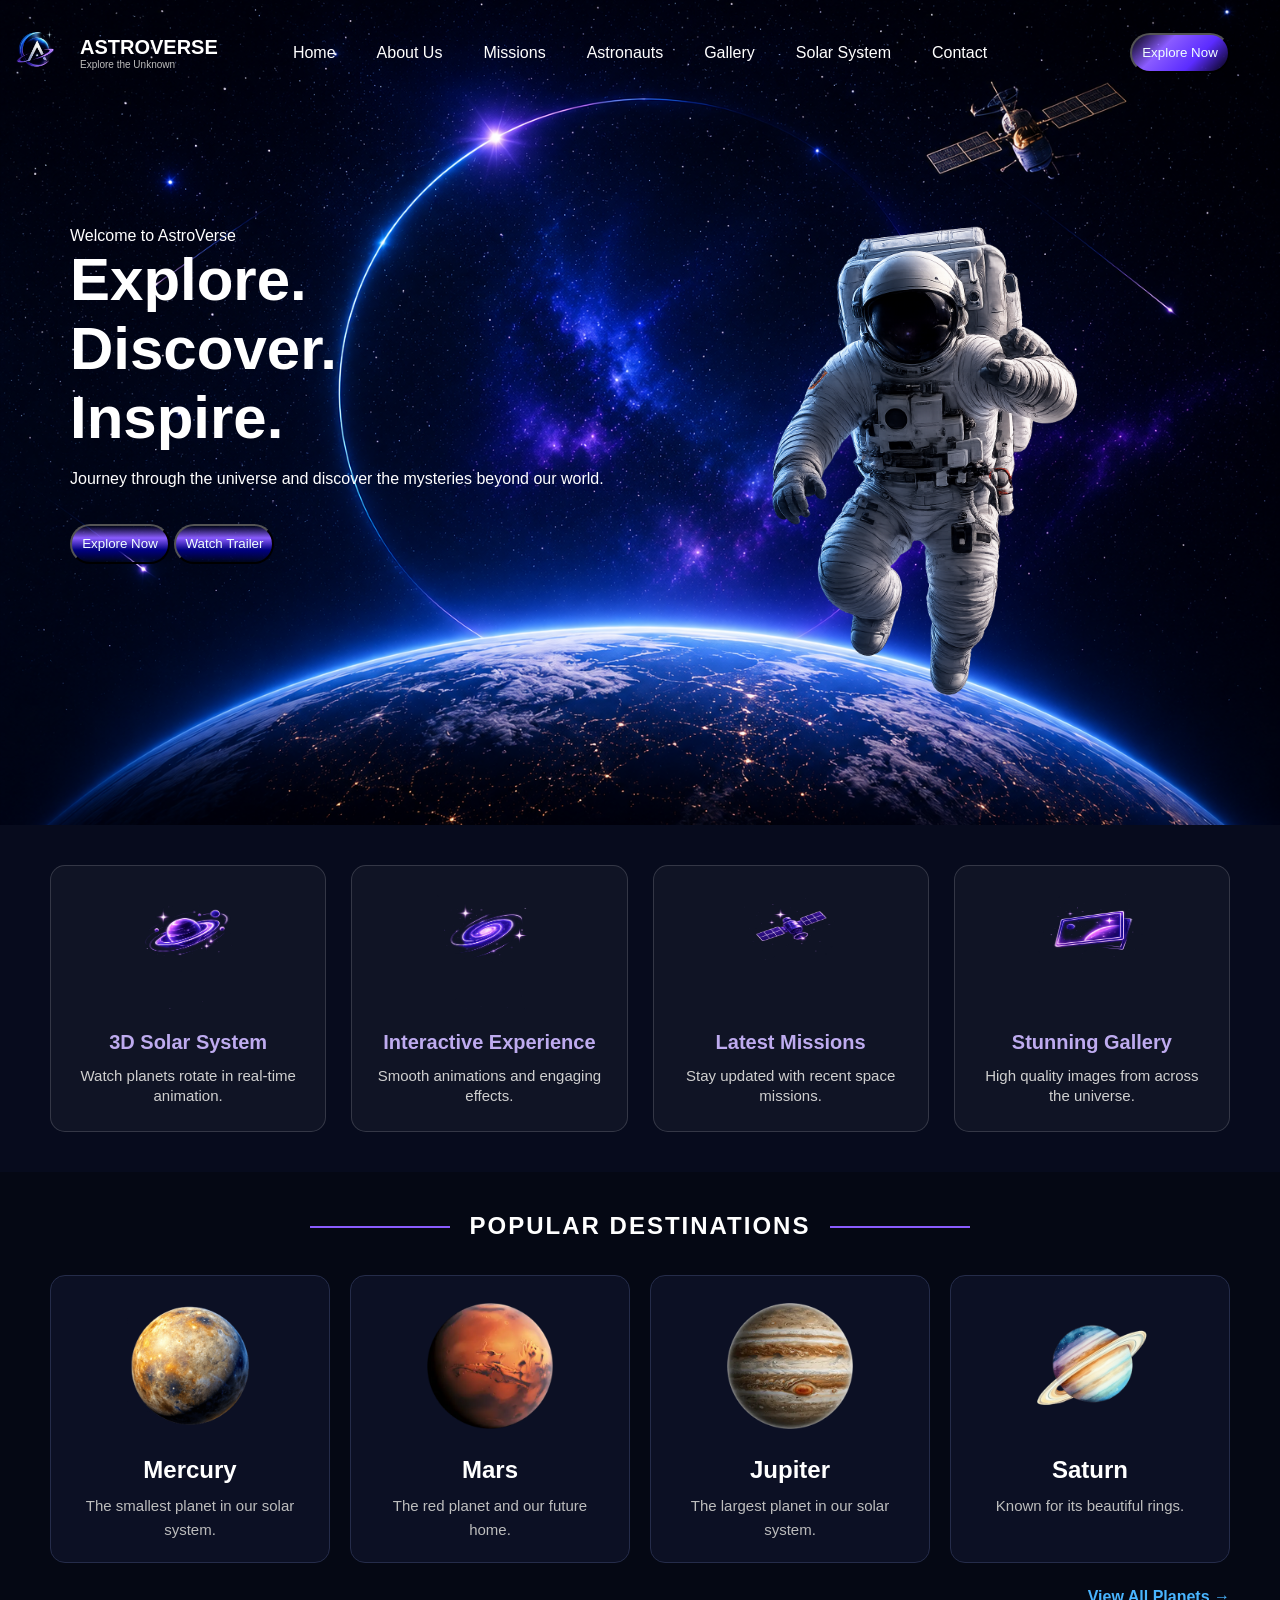
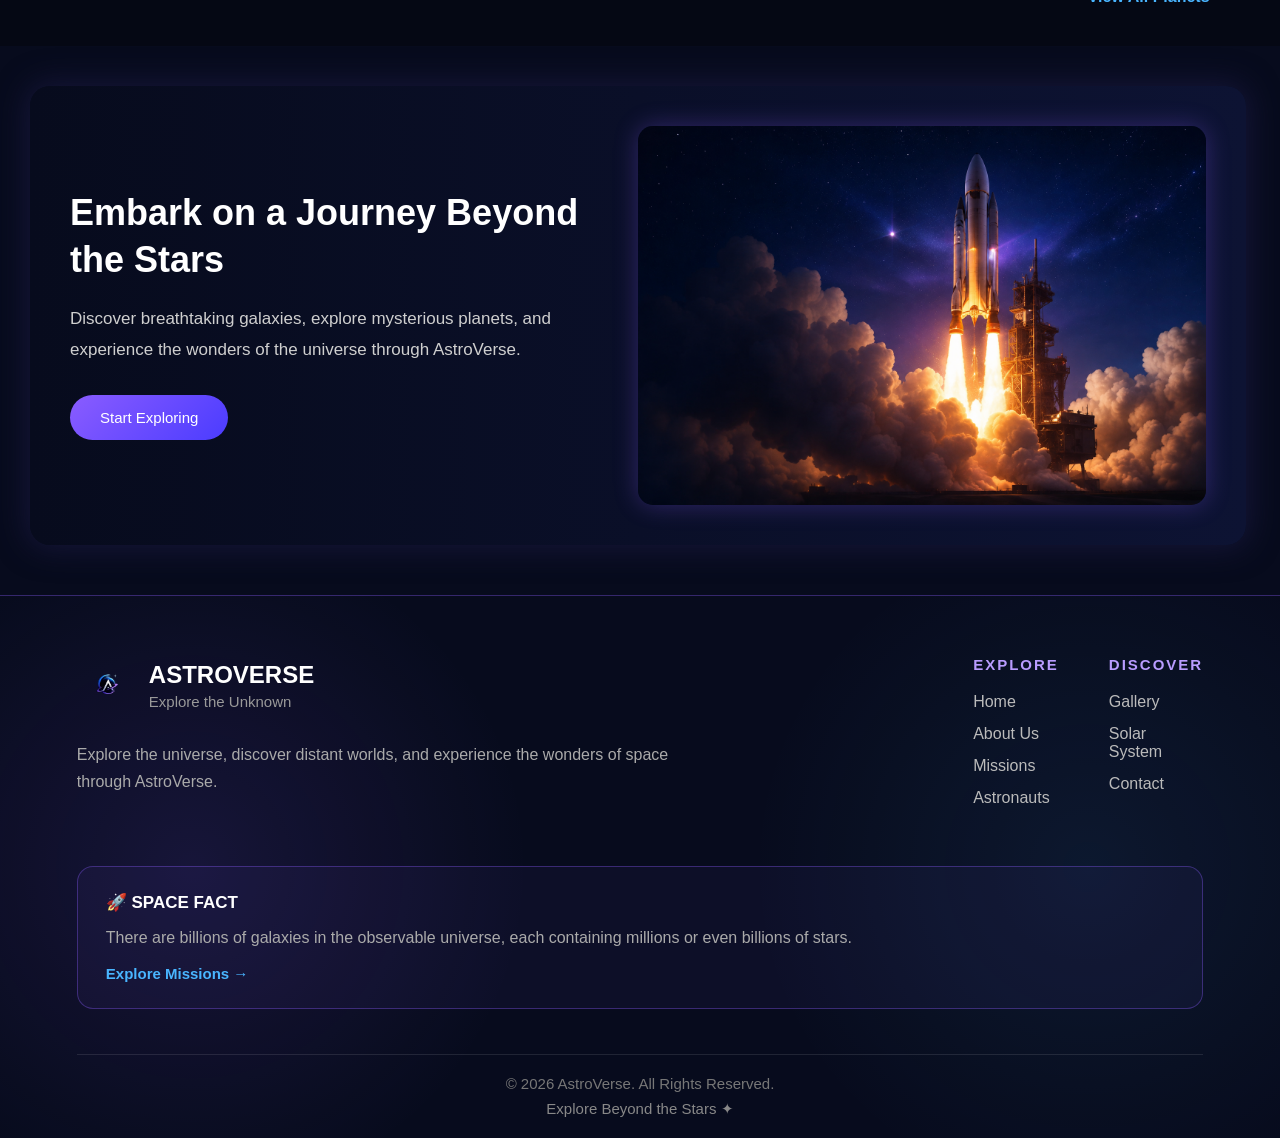
<file: index.html>
<!DOCTYPE html>
<html lang="en">
<head>
    <meta charset="UTF-8">
    <meta name="viewport" content="width=device-width, initial-scale=1.0">
    <title> AstroVerse </title>
    <link rel="stylesheet" href="index.css">
</head>
<body>
    <section class="hero">
        <header>
        <div class="logo">
            <img src="logo.png" alt="Astro Verse Logo"> 
            <div class="logo-text">
                <h2>ASTROVERSE</h2>
                <p>Explore the Unknown</p>
            </div>
        </div>
        <nav>
            <a href="index.html">Home</a>
            <a href="about.html">About Us</a>
            <a href="missions.html">Missions</a>
            <a href="astronauts.html">Astronauts</a>
            <a href="gallery.html">Gallery</a>
            <a href="solar.html">Solar System</a>
            <a href="contact.html">Contact</a>
        </nav>
           <div class="nav-btn">
            <button>Explore Now</button>
        </div>
    </header>
    <div class="hero-content">
        <div class="hero-text">
       <p>Welcome to AstroVerse</p>
       <h1>Explore.<br>Discover.<br>Inspire.</h1><br>
       <p class="hero-description">Journey through the universe and discover the mysteries beyond our world.</p>
       <br><br>
       <div class="hero-buttons">
       <button class="explore-btn">Explore Now</button>
       <button class="trailer-btn">Watch Trailer</button>
       </div>
       </div>
      
       <div class="hero-image">
        <img src="astronaut.png" alt="">
       </div>
        </div>
    </section>

    <section class="features">
    <div class="feature-card">
        <img src="icon1.png" alt="">
        <h3>3D Solar System</h3>
        <p>Watch planets rotate in real-time animation.</p>
    </div>

    <div class="feature-card">
        <img src="icon2.png" alt="">
        <h3>Interactive Experience</h3>
        <p>Smooth animations and engaging effects.</p>
    </div>

    <div class="feature-card">
        <img src="icon3.png" alt="">
        <h3>Latest Missions</h3>
        <p>Stay updated with recent space missions.</p>
    </div>

    <div class="feature-card">
        <img src="icon4_gallery.png" alt="">
        <h3>Stunning Gallery</h3>
        <p>High quality images from across the universe.</p>
    </div>
</section>

<section class="planets">

    <h2 class="section-title">POPULAR DESTINATIONS</h2>

    <div class="planet-container">

        <div class="planet-card">
            <img src="mercury.png" alt="">
            <h3>Mercury</h3>
            <p>The smallest planet in our solar system.</p>
        </div>

        <div class="planet-card">
            <img src="mars.png" alt="">
            <h3>Mars</h3>
            <p>The red planet and our future home.</p>
        </div>

        <div class="planet-card">
            <img src="jupiter.png" alt="">
            <h3>Jupiter</h3>
            <p>The largest planet in our solar system.</p>
        </div>

        <div class="planet-card">
            <img src="saturn.png" alt="">
            <h3>Saturn</h3>
            <p>Known for its beautiful rings.</p>
        </div>

    </div>

    <a href="#" class="view-btn">View All Planets →</a>

</section>


<section class="cta">

    <div class="cta-content">
        <h2>Embark on a Journey Beyond the Stars</h2>

        <p>
            Discover breathtaking galaxies, explore mysterious planets,
            and experience the wonders of the universe through AstroVerse.
        </p>

        <button>Start Exploring</button>
    </div>

    <div class="cta-image">
        <img src="rocket.png" alt="Rocket">
    </div>

</section>


<footer class="space-footer">

    <div class="footer-content">

        <!-- BRAND -->
        <div class="footer-brand">

            <div class="brand-top">
                <img src="logo.png" alt="AstroVerse Logo">

                <div>
                    <h2>ASTROVERSE</h2>
                    <p>Explore the Unknown</p>
                </div>
            </div>

            <p class="footer-description">
                Explore the universe, discover distant worlds, and
                experience the wonders of space through AstroVerse.
            </p>

        </div>


        <!-- EXPLORE -->
        <div class="footer-links">

            <h3>EXPLORE</h3>

            <a href="index.html">Home</a>
            <a href="about.html">About Us</a>
            <a href="missions.html">Missions</a>
            <a href="astronauts.html">Astronauts</a>

        </div>


        <!-- DISCOVER -->
        <div class="footer-links">

            <h3>DISCOVER</h3>

            <a href="gallery.html">Gallery</a>
            <a href="solar.html">Solar System</a>
            <a href="contact.html">Contact</a>

        </div>

    </div>


    <!-- SPACE FACT -->

    <div class="space-fact">

        <h3>🚀 SPACE FACT</h3>

        <p>
            There are billions of galaxies in the observable universe,
            each containing millions or even billions of stars.
        </p>

        <a href="missions.html">
            Explore Missions →
        </a>

    </div>


    <!-- FOOTER BOTTOM -->

    <div class="footer-bottom">

        <p>
            © 2026 AstroVerse. All Rights Reserved.
        </p>

        <span>
            Explore Beyond the Stars ✦
        </span>

    </div>

</footer>
</body>
</html>
</file>
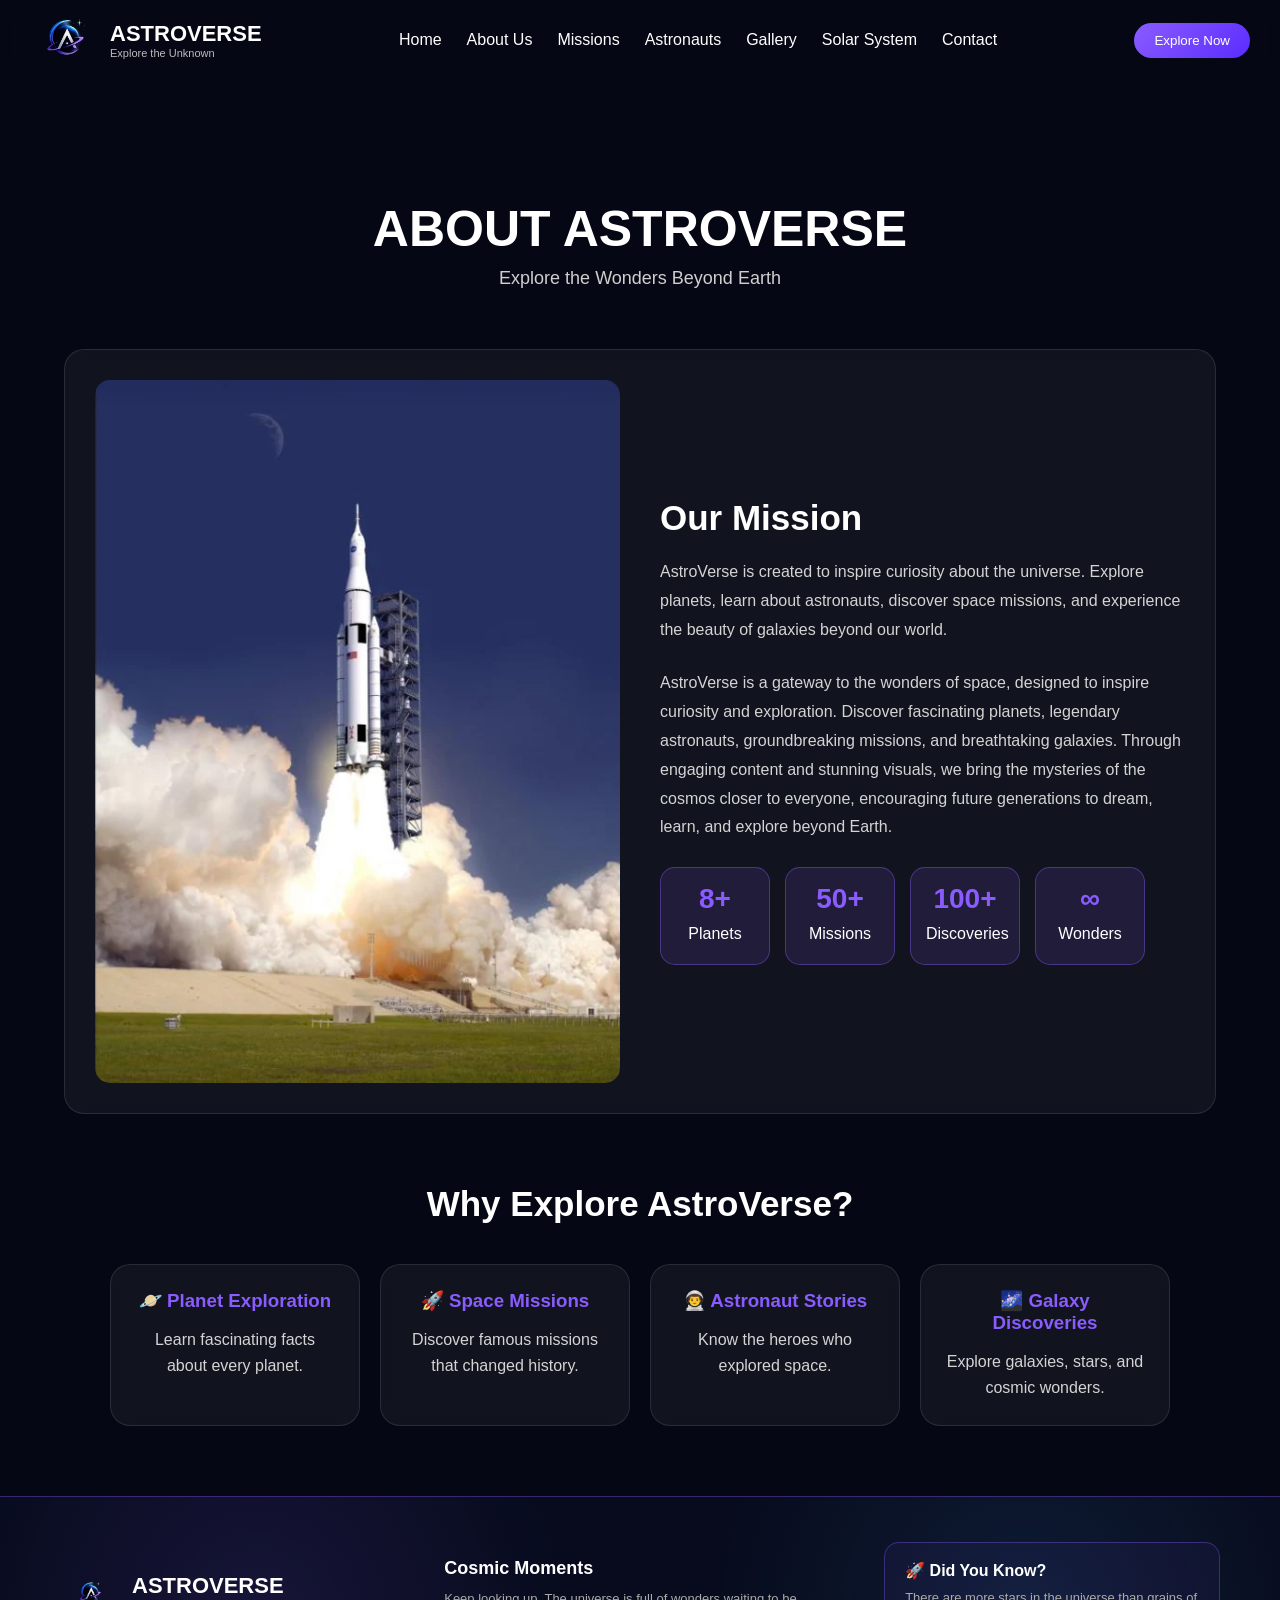
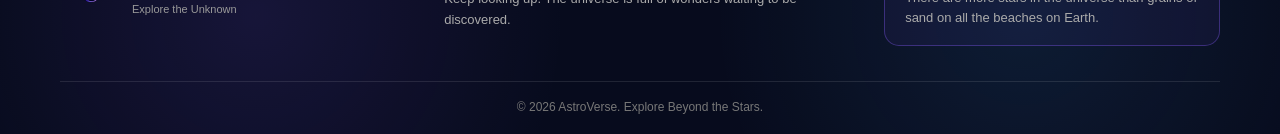
<file: about.html>
<!DOCTYPE html>
<html lang="en">
<head>
    <meta charset="UTF-8">
    <meta name="viewport" content="width=device-width, initial-scale=1.0">
    <title>About</title>
    <link rel="stylesheet" href="about.css">
</head>
<body>
    <header>
      <div class="logo">
        <img src="logo.png" alt="Logo">

        <div class="logo-text">
            <h2>ASTROVERSE</h2>
            <p>Explore the Unknown</p>
        </div>
    </div>

    <nav>
        <a href="index.html">Home</a>
        <a href="about.html">About Us</a>
        <a href="missions.html">Missions</a>
        <a href="astronauts.html">Astronauts</a>
        <a href="gallery.html">Gallery</a>
        <a href="solar.html" class="active">Solar System</a>
        <a href="contact.html">Contact</a>
    </nav>

    <div class="nav-btn">
        <button>Explore Now</button>
    </div>

</header>


<section class="about-banner">
    <h1>ABOUT ASTROVERSE</h1>
    <p>Explore the Wonders Beyond Earth</p>
</section>

<section class="about-content">

    <div class="about-image">
        <img src="about-rocket.png" alt="Space Image">
    </div>

    <div class="about-text">
        <h2>Our Mission</h2>

        <p>
            AstroVerse is created to inspire curiosity about the universe.
            Explore planets, learn about astronauts, discover space missions,
            and experience the beauty of galaxies beyond our world.
       </p>
       <p>
             AstroVerse is a gateway to the wonders of space, designed to inspire curiosity and
            exploration. Discover fascinating planets, legendary astronauts, groundbreaking missions,
            and breathtaking galaxies. Through engaging content and stunning visuals, we bring the
           mysteries of the cosmos closer to everyone, encouraging future generations to dream,
            learn, and explore beyond Earth.
</p>
        <div class="stats">

            <div class="stat-box">
                <h3>8+</h3>
                <p>Planets</p>
            </div>

            <div class="stat-box">
                <h3>50+</h3>
                <p>Missions</p>
            </div>

            <div class="stat-box">
                <h3>100+</h3>
                <p>Discoveries</p>
            </div>

            <div class="stat-box">
                <h3>∞</h3>
                <p>Wonders</p>
            </div>

        </div>
    </div>

</section>

<section class="features">

    <h2>Why Explore AstroVerse?</h2>

    <div class="feature-container">

        <div class="feature-card">
            <h3>🪐 Planet Exploration</h3>
            <p>Learn fascinating facts about every planet.</p>
        </div>

        <div class="feature-card">
            <h3>🚀 Space Missions</h3>
            <p>Discover famous missions that changed history.</p>
        </div>

        <div class="feature-card">
            <h3>👨‍🚀 Astronaut Stories</h3>
            <p>Know the heroes who explored space.</p>
        </div>

        <div class="feature-card">
            <h3>🌌 Galaxy Discoveries</h3>
            <p>Explore galaxies, stars, and cosmic wonders.</p>
        </div>

    </div>

</section>

<footer class="space-footer">

    <div class="footer-main">

        <!-- Logo -->
        <div class="footer-brand">
            <img src="logo.png" alt="AstroVerse Logo">

            <div>
                <h2>ASTROVERSE</h2>
                <p>Explore the Unknown</p>
            </div>
        </div>

        <!-- Quote -->
        <div class="footer-quote">
            <h3>Cosmic Moments</h3>
            <p>
                Keep looking up. The universe is full of wonders waiting to be discovered.
            </p>
        </div>

        <!-- Space Fact -->
        <div class="space-fact">
            <h3>🚀 Did You Know?</h3>
            <p>
                There are more stars in the universe than
                 grains of sand on all the beaches on Earth.
</p>
        </div>

    </div>

    <div class="footer-bottom">
        <p>© 2026 AstroVerse. Explore Beyond the Stars.</p>
    </div>

</footer>


</body>
</html>
</file>
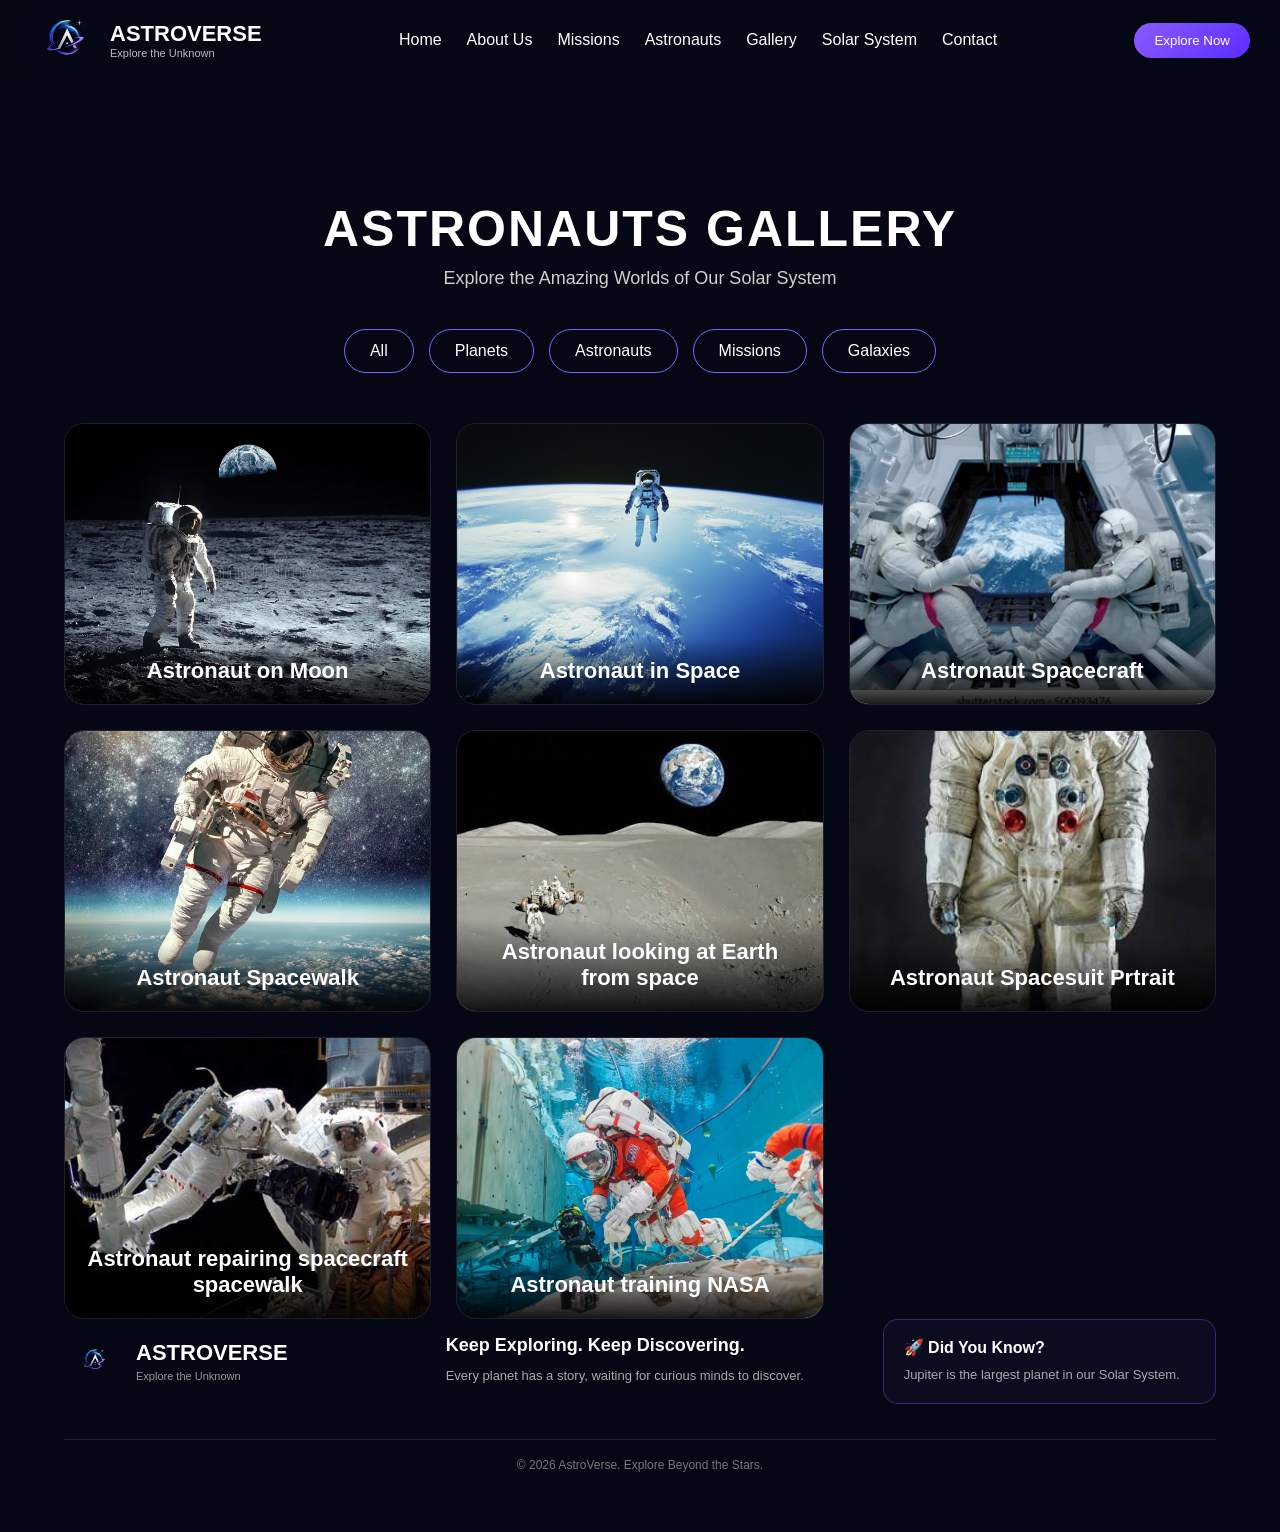
<file: astronauts-gallery.html>
<!DOCTYPE html>
<html lang="en">
<head>
    <meta charset="UTF-8">
    <meta name="viewport" content="width=device-width, initial-scale=1.0">
    <title>Document</title>
    <link rel="stylesheet" href="gallery.css">
</head>
<body>
   <header>

    <div class="logo">
        <img src="logo.png" alt="Logo">

        <div class="logo-text">
            <h2>ASTROVERSE</h2>
            <p>Explore the Unknown</p>
        </div>
    </div>

    <nav>
        <a href="index.html">Home</a>
        <a href="about.html">About Us</a>
        <a href="missions.html">Missions</a>
        <a href="astronauts.html">Astronauts</a>
        <a href="gallery.html">Gallery</a>
        <a href="solar.html" class="active">Solar System</a>
        <a href="contact.html">Contact</a>
    </nav>

    <div class="nav-btn">
        <button>Explore Now</button>
    </div>
</header>


<section class="gallery-page">

    <div class="gallery-title">
        <h1>ASTRONAUTS GALLERY</h1>
        <p>Explore the Amazing Worlds of Our Solar System</p>
    </div>

<div class="gallery-buttons">

        <a href="gallery.html">All</a>

        <a href="planets-gallery.html">Planets</a>

        <a href="astronauts-gallery.html">Astronauts</a>

        <a href="missions-gallery.html">Missions</a>

        <a href="galaxies-gallery.html">Galaxies</a>

    </div>


    <div class="gallery-grid">

    <div class="gallery-card">
        <img src="astronaut-moon.jpg" alt="astronaut-moon">
        <div class="overlay">
            <h3>Astronaut on Moon</h3>
        </div>
    </div>

    <div class="gallery-card">
        <img src="astronaut-space.jpg" alt="astonaut-space">
        <div class="overlay">
            <h3>Astronaut in Space</h3>
        </div>
    </div>

    <div class="gallery-card">
        <img src="astronaut-spacecraft.jpg" alt="astronaut-spacecraft">
        <div class="overlay">
            <h3>Astronaut Spacecraft</h3>
        </div>
    </div>

    <div class="gallery-card">
        <img src="astronaut-spacewalk.jpg" alt="astronaut-spacewalk">
        <div class="overlay">
            <h3>Astronaut Spacewalk</h3>
        </div>
    </div>

    <div class="gallery-card">
        <img src="space-earth.jpg" alt="Astro-earth">
        <div class="overlay">
            <h3>Astronaut looking at Earth from space</h3>
        </div>
    </div>


    <div class="gallery-card">
        <img src="space-suit.jpg" alt="space suit">
        <div class="overlay">
            <h3>Astronaut Spacesuit Prtrait</h3>
        </div>
    </div>


    <div class="gallery-card">
        <img src="space-repair.jpg" alt="space-repair">
        <div class="overlay">
            <h3>Astronaut repairing spacecraft spacewalk</h3>
        </div>
    </div>


    <div class="gallery-card">
        <img src="astronaut-training.jpg" alt="astronaut-training">
        <div class="overlay">
            <h3>Astronaut training NASA</h3>
        </div>
    </div>


    <!-- <div class="gallery-card">
        <img src="images/gallery/neptune.jpg" alt="Mars">
        <div class="overlay">
            <h3>Neptune</h3>
        </div>
    </div> -->

</div>


<div class="footer-main">

        <div class="footer-brand">
            <img src="logo.png" alt="AstroVerse Logo">

            <div>
                <h2>ASTROVERSE</h2>
                <p>Explore the Unknown</p>
            </div>
        </div>

        <div class="footer-quote">
            <h3>Keep Exploring. Keep Discovering.</h3>
            <p>
                Every planet has a story,
                waiting for curious minds to discover.
            </p>
        </div>

        <div class="space-fact">
            <h3>🚀 Did You Know?</h3>
            <p>
                Jupiter is the largest planet
                in our Solar System.
            </p>
        </div>

    </div>

    <div class="footer-bottom">
        <p>© 2026 AstroVerse. Explore Beyond the Stars.</p>
    </div>

</footer>

 
</body>
</html>
</file>
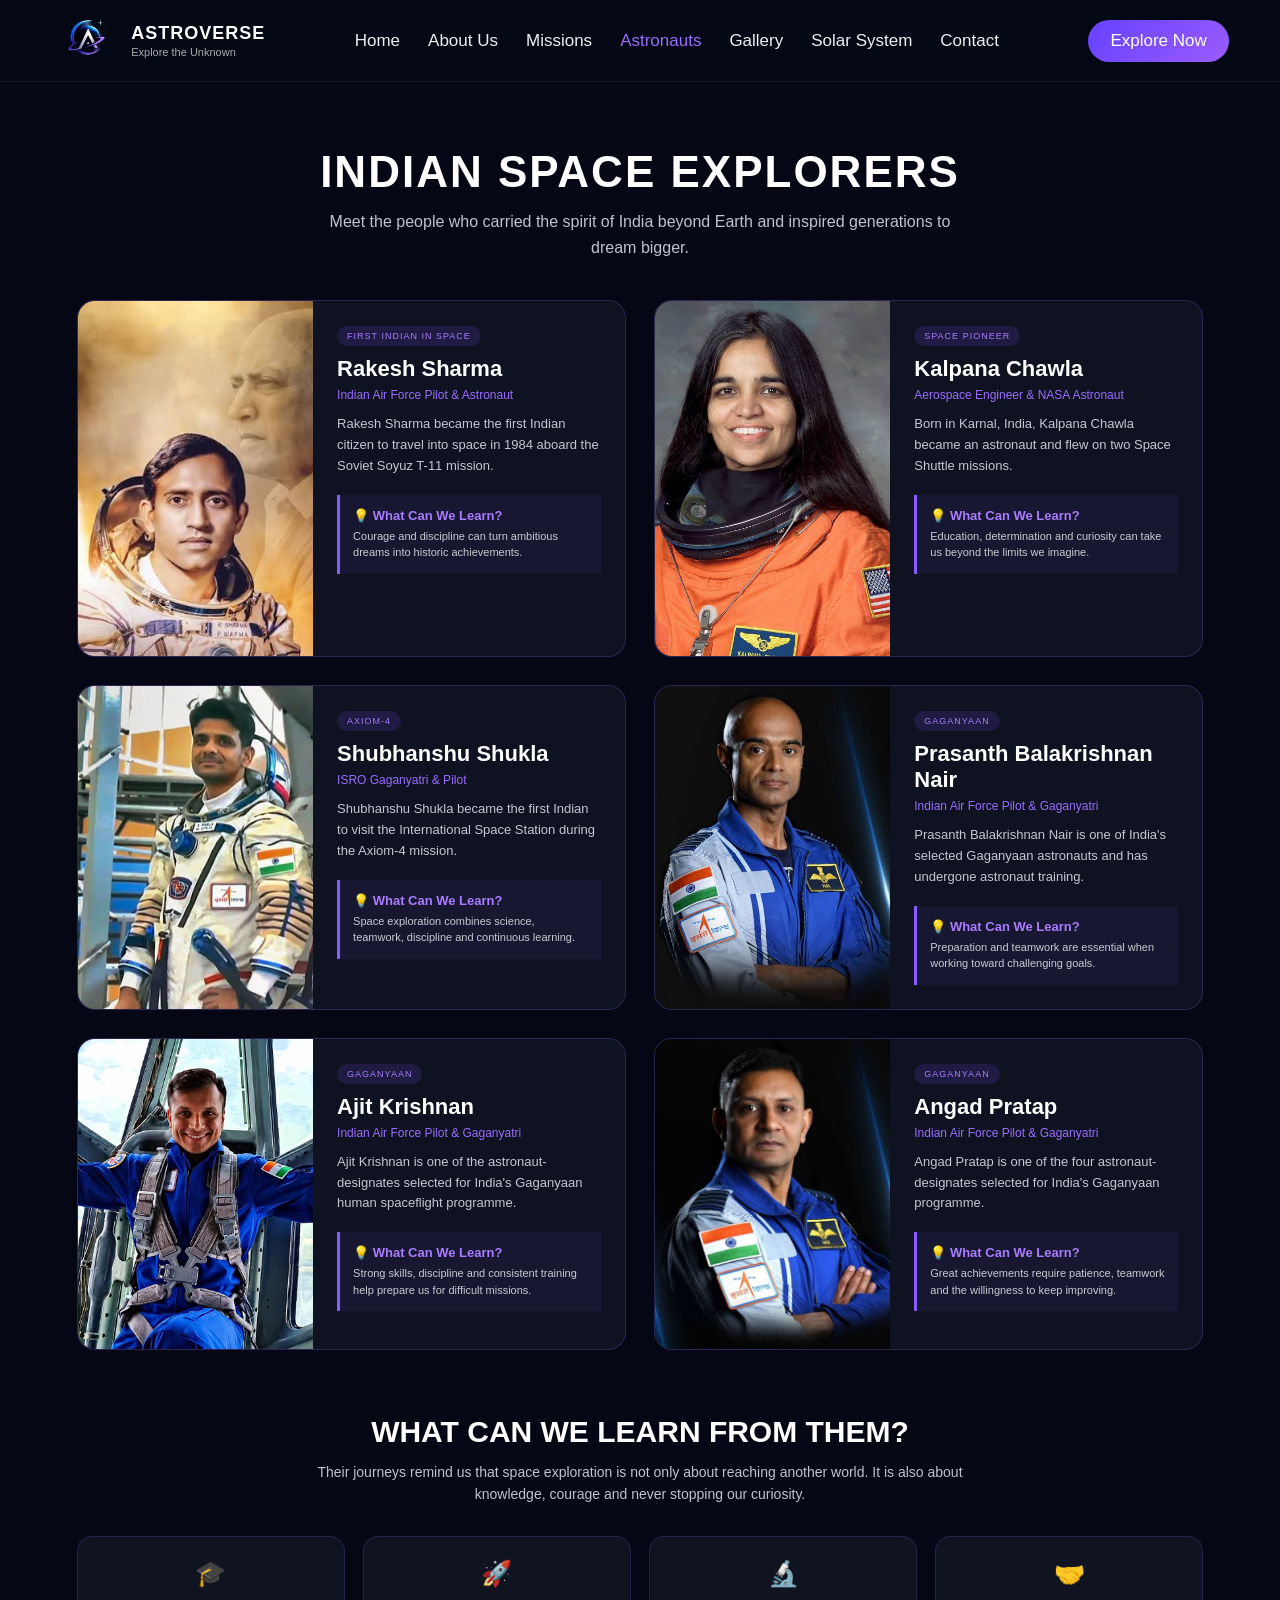
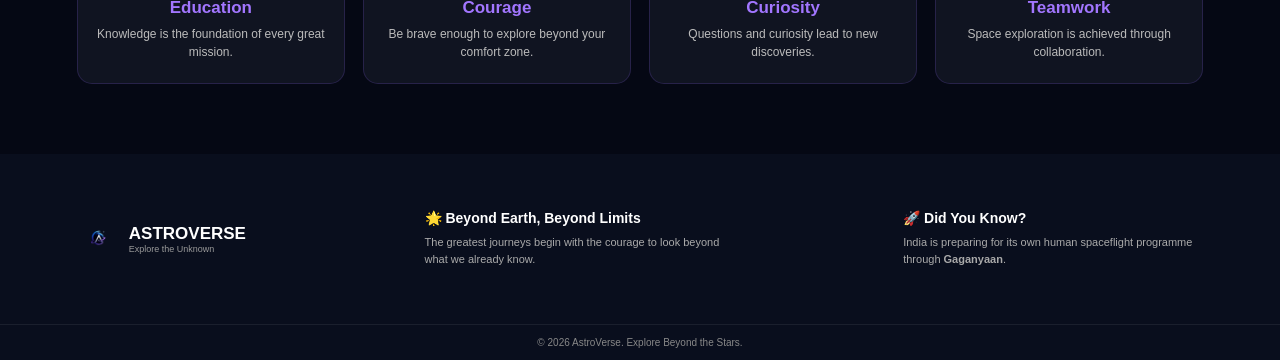
<file: astronauts.html>
<!DOCTYPE html>
<html lang="en">
<head>
    <meta charset="UTF-8">
    <meta name="viewport" content="width=device-width, initial-scale=1.0">
    <title>AstroVerse | Astronauts</title>
    <link rel="stylesheet" href="astronauts.css">
</head>

<body>

<!-- HEADER -->

<header>

    <div class="logo">
        <img src="logo.png" alt="AstroVerse Logo">

        <div class="logo-text">
            <h2>ASTROVERSE</h2>
            <p>Explore the Unknown</p>
        </div>
    </div>

    <nav>
        <a href="index.html">Home</a>
        <a href="about.html">About Us</a>
        <a href="missions.html">Missions</a>
        <a href="astronauts.html" class="active">Astronauts</a>
        <a href="gallery.html">Gallery</a>
        <a href="solar.html">Solar System</a>
        <a href="contact.html">Contact</a>
    </nav>

    <div class="nav-btn">
        <button>Explore Now</button>
    </div>

</header>


<!-- PAGE TITLE -->

<section class="astronaut-heading">

    <h1>INDIAN SPACE EXPLORERS</h1>

    <p>
        Meet the people who carried the spirit of India beyond Earth
        and inspired generations to dream bigger.
    </p>

</section>


<!-- ASTRONAUT CARDS -->

<section class="astronaut-section">

    <!-- Rakesh Sharma -->

    <div class="astronaut-card">

        <div class="astronaut-image">
            <img src="rakesh-sharma.jpg" alt="Rakesh Sharma">
        </div>

        <div class="astronaut-info">

            <span class="tag">FIRST INDIAN IN SPACE</span>

            <h2>Rakesh Sharma</h2>

            <p class="role">Indian Air Force Pilot & Astronaut</p>

            <p>
                Rakesh Sharma became the first Indian citizen to travel
                into space in 1984 aboard the Soviet Soyuz T-11 mission.
            </p>

            <div class="learn">
                <h3>💡 What Can We Learn?</h3>
                <p>
                    Courage and discipline can turn ambitious dreams
                    into historic achievements.
                </p>
            </div>

        </div>

    </div>


    <!-- Kalpana Chawla -->

    <div class="astronaut-card">

        <div class="astronaut-image">
            <img src="kalpana-chawla.jpg" alt="Kalpana Chawla">
        </div>

        <div class="astronaut-info">

            <span class="tag">SPACE PIONEER</span>

            <h2>Kalpana Chawla</h2>

            <p class="role">Aerospace Engineer & NASA Astronaut</p>

            <p>
                Born in Karnal, India, Kalpana Chawla became an astronaut
                and flew on two Space Shuttle missions.
            </p>

            <div class="learn">
                <h3>💡 What Can We Learn?</h3>
                <p>
                    Education, determination and curiosity can take us
                    beyond the limits we imagine.
                </p>
            </div>

        </div>

    </div>


    <!-- Shubhanshu Shukla -->

    <div class="astronaut-card">

        <div class="astronaut-image">
            <img src="shubhanshu-shukla.jpg" alt="Shubhanshu Shukla">
        </div>

        <div class="astronaut-info">

            <span class="tag">AXIOM-4</span>

            <h2>Shubhanshu Shukla</h2>

            <p class="role">ISRO Gaganyatri & Pilot</p>

            <p>
                Shubhanshu Shukla became the first Indian to visit the
                International Space Station during the Axiom-4 mission.
            </p>

            <div class="learn">
                <h3>💡 What Can We Learn?</h3>
                <p>
                    Space exploration combines science, teamwork,
                    discipline and continuous learning.
                </p>
            </div>

        </div>

    </div>


    <!-- Prasanth Balakrishnan Nair -->

    <div class="astronaut-card">

        <div class="astronaut-image">
            <img src="prashanth-balakrishnan.jpg" alt="Prasanth Balakrishnan Nair">
        </div>

        <div class="astronaut-info">

            <span class="tag">GAGANYAAN</span>

            <h2>Prasanth Balakrishnan Nair</h2>

            <p class="role">Indian Air Force Pilot & Gaganyatri</p>

            <p>
                Prasanth Balakrishnan Nair is one of India's selected
                Gaganyaan astronauts and has undergone astronaut training.
            </p>

            <div class="learn">
                <h3>💡 What Can We Learn?</h3>
                <p>
                    Preparation and teamwork are essential when working
                    toward challenging goals.
                </p>
            </div>

        </div>

    </div>


    <!-- Ajit Krishnan -->

    <div class="astronaut-card">

        <div class="astronaut-image">
            <img src="ajit-krishnan.jpg" alt="Ajit Krishnan">
        </div>

        <div class="astronaut-info">

            <span class="tag">GAGANYAAN</span>

            <h2>Ajit Krishnan</h2>

            <p class="role">Indian Air Force Pilot & Gaganyatri</p>

            <p>
                Ajit Krishnan is one of the astronaut-designates selected
                for India's Gaganyaan human spaceflight programme.
            </p>

            <div class="learn">
                <h3>💡 What Can We Learn?</h3>
                <p>
                    Strong skills, discipline and consistent training
                    help prepare us for difficult missions.
                </p>
            </div>

        </div>

    </div>


    <!-- Angad Pratap -->

    <div class="astronaut-card">

        <div class="astronaut-image">
            <img src="angad-pratap.jpg" alt="Angad Pratap">
        </div>

        <div class="astronaut-info">

            <span class="tag">GAGANYAAN</span>

            <h2>Angad Pratap</h2>

            <p class="role">Indian Air Force Pilot & Gaganyatri</p>

            <p>
                Angad Pratap is one of the four astronaut-designates
                selected for India's Gaganyaan programme.
            </p>

            <div class="learn">
                <h3>💡 What Can We Learn?</h3>
                <p>
                    Great achievements require patience, teamwork
                    and the willingness to keep improving.
                </p>
            </div>

        </div>

    </div>

</section>


<!-- LEARNING SECTION -->

<section class="learning-section">

    <h2>WHAT CAN WE LEARN FROM THEM?</h2>

    <p>
        Their journeys remind us that space exploration is not only
        about reaching another world. It is also about knowledge,
        courage and never stopping our curiosity.
    </p>

    <div class="learning-cards">

        <div>
            <span>🎓</span>
            <h3>Education</h3>
            <p>Knowledge is the foundation of every great mission.</p>
        </div>

        <div>
            <span>🚀</span>
            <h3>Courage</h3>
            <p>Be brave enough to explore beyond your comfort zone.</p>
        </div>

        <div>
            <span>🔬</span>
            <h3>Curiosity</h3>
            <p>Questions and curiosity lead to new discoveries.</p>
        </div>

        <div>
            <span>🤝</span>
            <h3>Teamwork</h3>
            <p>Space exploration is achieved through collaboration.</p>
        </div>

    </div>

</section>


<!-- FOOTER -->

<footer>

    <div class="footer-main">

        <div class="footer-brand">

            <img src="logo.png" alt="AstroVerse Logo">

            <div>
                <h2>ASTROVERSE</h2>
                <p>Explore the Unknown</p>
            </div>

        </div>


        <div class="footer-quote">

            <h3>🌟 Beyond Earth, Beyond Limits</h3>

            <p>
                The greatest journeys begin with the courage
                to look beyond what we already know.
            </p>

        </div>


        <div class="space-fact">

            <h3>🚀 Did You Know?</h3>

            <p>
                India is preparing for its own human spaceflight
                programme through <strong>Gaganyaan</strong>.
            </p>

        </div>

    </div>


    <div class="footer-bottom">

        <p>© 2026 AstroVerse. Explore Beyond the Stars.</p>

    </div>

</footer>

</body>
</html>
</file>
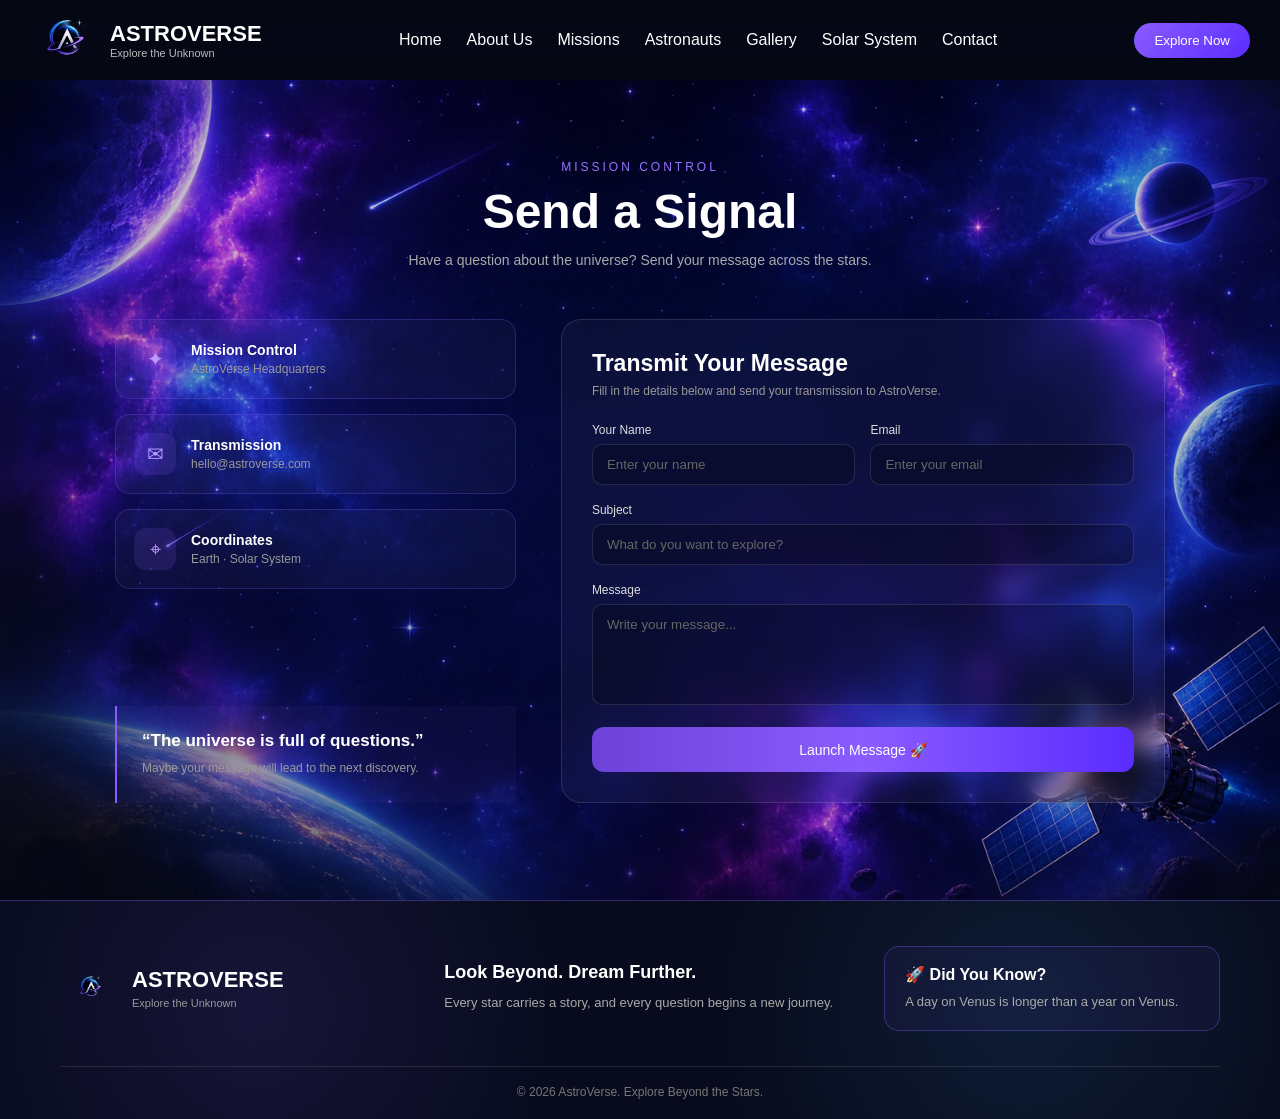
<file: contact.html>
<!DOCTYPE html>
<html lang="en">
<head>
    <meta charset="UTF-8">
    <meta name="viewport" content="width=device-width, initial-scale=1.0">
    <title>Contact Page</title>
    <link rel="stylesheet" href="contact.css">
</head>
<body>
    <header>

    <div class="logo">
        <img src="logo.png" alt="Logo">

        <div class="logo-text">
            <h2>ASTROVERSE</h2>
            <p>Explore the Unknown</p>
        </div>
    </div>

    <nav>
        <a href="index.html">Home</a>
        <a href="about.html">About Us</a>
        <a href="missions.html">Missions</a>
        <a href="astronauts.html">Astronauts</a>
        <a href="gallery.html">Gallery</a>
        <a href="solar.html">Solar System</a>
        <a href="contact.html">Contact</a>
    </nav>

    <div class="nav-btn">
        <button>Explore Now</button>
    </div>

</header>


<section class="contact-section">

    <div class="contact-heading">
        <p>MISSION CONTROL</p>
        <h1>Send a Signal</h1>
        <span>
            Have a question about the universe?
            Send your message across the stars.
        </span>
    </div>


    <div class="contact-container">

        <!-- Contact Info -->

        <div class="contact-info">

            <div class="contact-card">
                <div class="contact-icon">✦</div>

                <div>
                    <h3>Mission Control</h3>
                    <p>AstroVerse Headquarters</p>
                </div>
            </div>


            <div class="contact-card">
                <div class="contact-icon">✉</div>

                <div>
                    <h3>Transmission</h3>
                    <p>hello@astroverse.com</p>
                </div>
            </div>


            <div class="contact-card">
                <div class="contact-icon">⌖</div>

                <div>
                    <h3>Coordinates</h3>
                    <p>Earth · Solar System</p>
                </div>
            </div>


            <div class="contact-quote">
                <h3>“The universe is full of questions.”</h3>
                <p>
                    Maybe your message will lead
                    to the next discovery.
                </p>
            </div>

        </div>


        <!-- Contact Form -->

        <div class="contact-form">

            <h2>Transmit Your Message</h2>

            <p>
                Fill in the details below and send
                your transmission to AstroVerse.
            </p>

            <form>

                <div class="input-row">

                    <div class="input-box">
                        <label>Your Name</label>
                        <input
                            type="text"
                            placeholder="Enter your name"
                        >
                    </div>

                    <div class="input-box">
                        <label>Email</label>
                        <input
                            type="email"
                            placeholder="Enter your email"
                        >
                    </div>

                </div>


                <div class="input-box">
                    <label>Subject</label>

                    <input
                        type="text"
                        placeholder="What do you want to explore?"
                    >
                </div>


                <div class="input-box">
                    <label>Message</label>

                    <textarea
                        rows="5"
                        placeholder="Write your message..."
                    ></textarea>
                </div>


                <button type="submit">
                    Launch Message 🚀
                </button>

            </form>

        </div>

    </div>

</section>


<footer class="space-footer">

    <div class="footer-main">

        <!-- Logo -->
        <div class="footer-brand">
            <img src="logo.png" alt="AstroVerse Logo">

            <div>
                <h2>ASTROVERSE</h2>
                <p>Explore the Unknown</p>
            </div>
        </div>

        <!-- Quote -->
        <div class="footer-quote">
            <h3>Look Beyond. Dream Further.</h3>
            <p>
               Every star carries a story,
                and every question begins
                a new journey.
            </p>
        </div>

        <!-- Space Fact -->
        <div class="space-fact">
            <h3>🚀 Did You Know?</h3>
            <p>
                 A day on Venus is longer than
                a year on Venus.
            </p>
        </div>

    </div>

    <div class="footer-bottom">
        <p>© 2026 AstroVerse. Explore Beyond the Stars.</p>
    </div>

</footer>
</body>
</html>
</file>
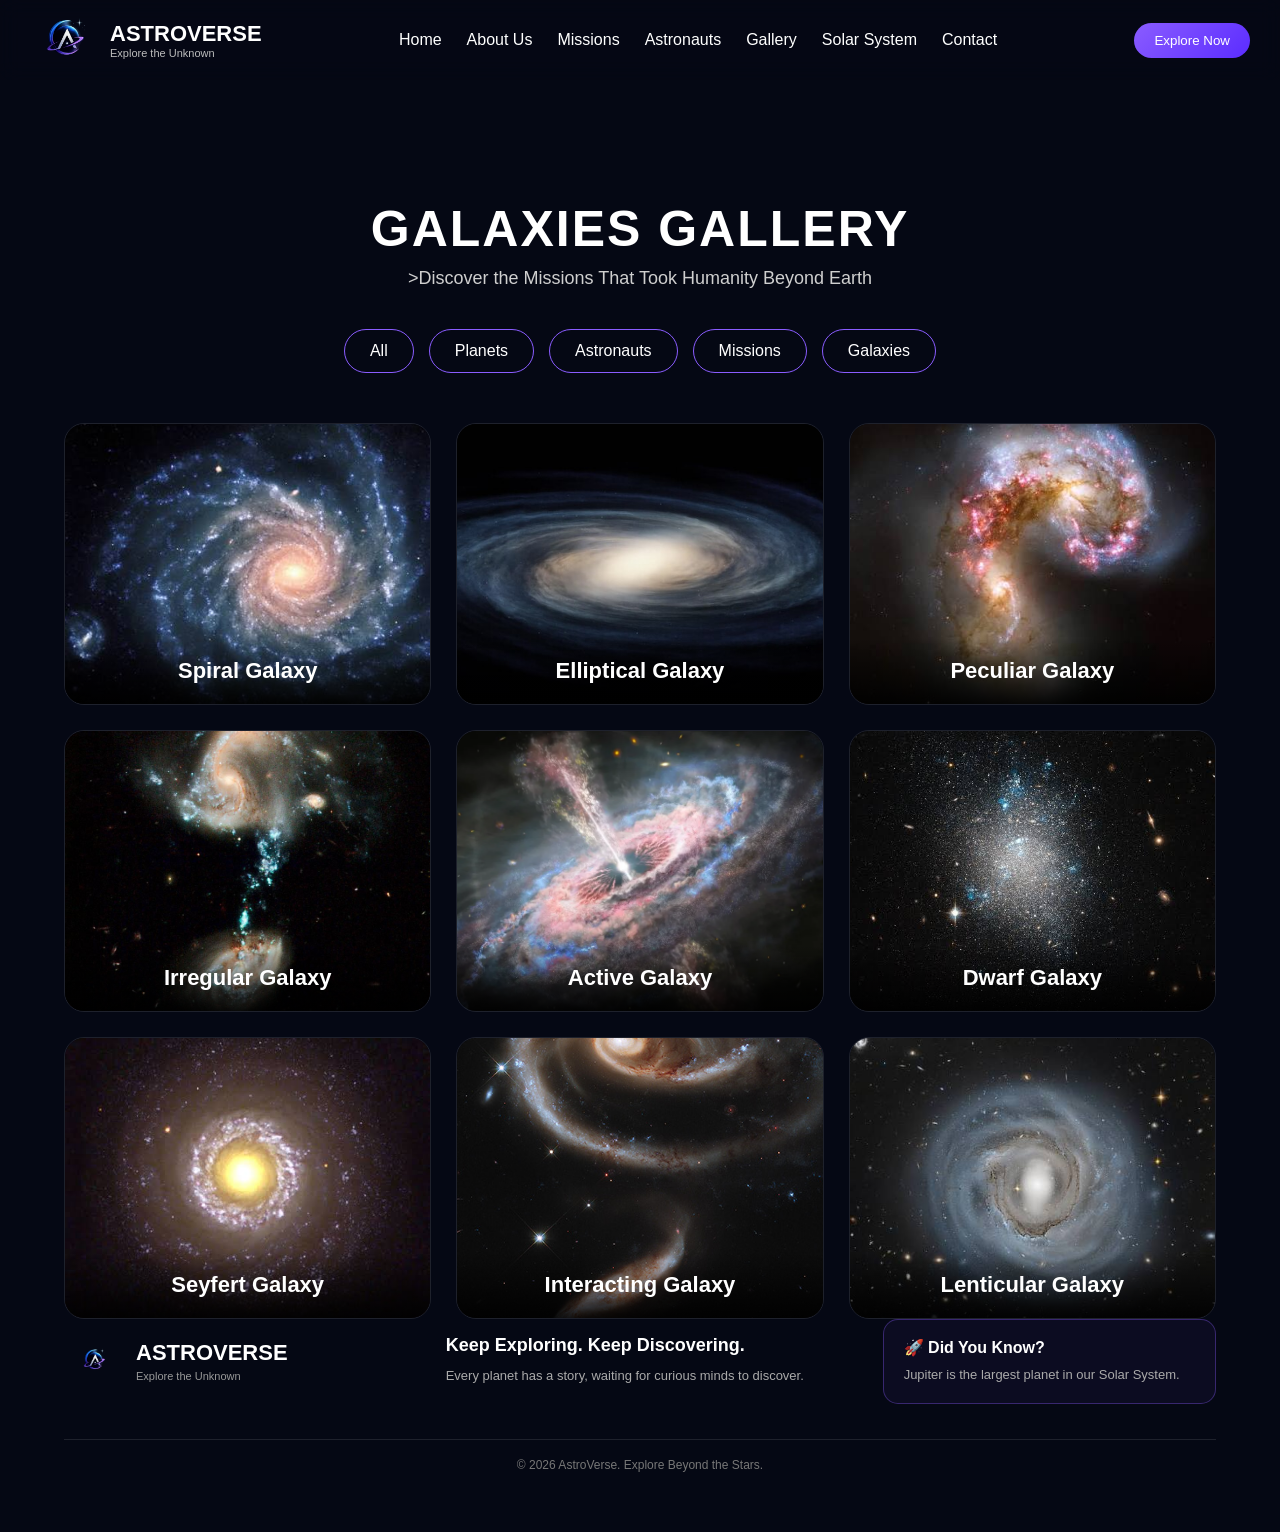
<file: galaxies-gallery.html>
<!DOCTYPE html>
<html lang="en">
<head>
    <meta charset="UTF-8">
    <meta name="viewport" content="width=device-width, initial-scale=1.0">
    <title>Document</title>
    <link rel="stylesheet" href="gallery.css">
</head>
<body>
    <header>

    <div class="logo">
        <img src="logo.png" alt="Logo">

        <div class="logo-text">
            <h2>ASTROVERSE</h2>
            <p>Explore the Unknown</p>
        </div>
    </div>

    <nav>
        <a href="index.html">Home</a>
        <a href="about.html">About Us</a>
        <a href="missions.html">Missions</a>
        <a href="astronauts.html">Astronauts</a>
        <a href="gallery.html">Gallery</a>
        <a href="solar.html" class="active">Solar System</a>
        <a href="contact.html">Contact</a>
    </nav>

    <div class="nav-btn">
        <button>Explore Now</button>
    </div>
</header>


<section class="gallery-page">

    <div class="gallery-title">
        <h1>GALAXIES GALLERY</h1>
        <p>>Discover the Missions That Took Humanity Beyond Earth</p>
    </div>

<div class="gallery-buttons">

        <a href="gallery.html">All</a>

        <a href="planets-gallery.html">Planets</a>

        <a href="astronauts-gallery.html">Astronauts</a>

        <a href="missions-gallery.html">Missions</a>

        <a href="galaxies-gallery.html">Galaxies</a>

    </div>


    <div class="gallery-grid">

    <div class="gallery-card">
        <img src="spiral-gallaxy.jpg" alt="astronaut-moon">
        <div class="overlay">
            <h3>Spiral Galaxy</h3>
        </div>
    </div>

    <div class="gallery-card">
        <img src="elliptical-gallaxy.jpg" alt="astonaut-space">
        <div class="overlay">
            <h3>Elliptical Galaxy </h3>
        </div>
    </div>

    <div class="gallery-card">
        <img src="peculiar-galaxy.jpg" alt="astronaut-spacecraft">
        <div class="overlay">
            <h3>Peculiar Galaxy</h3>
        </div>
    </div>

    <div class="gallery-card">
        <img src="irregular-galaxy.jpg" alt="astronaut-spacewalk">
        <div class="overlay">
            <h3>Irregular Galaxy</h3>
        </div>
    </div>

    <div class="gallery-card">
        <img src="active-galaxy.jpg" alt="Astro-earth">
        <div class="overlay">
            <h3>Active Galaxy</h3>
        </div>
    </div>


    <div class="gallery-card">
        <img src="dwarf-galaxy.jpg" alt="space suit">
        <div class="overlay">
            <h3>Dwarf Galaxy</h3>
        </div>
    </div>


    <div class="gallery-card">
        <img src="seyfert-galaxy.jpg" alt="space-repair">
        <div class="overlay">
            <h3>Seyfert Galaxy</h3>
        </div>
    </div>


    <div class="gallery-card">
        <img src="interacting-galaxy.jpg" alt="astronaut-training">
        <div class="overlay">
            <h3>Interacting Galaxy</h3>
        </div>
    </div>


    <div class="gallery-card">
        <img src="lenticular-galaxy.jpg" alt="Mars">
        <div class="overlay">
            <h3>Lenticular Galaxy</h3>
        </div>
    </div>

</div>


<div class="footer-main">

        <div class="footer-brand">
            <img src="logo.png" alt="AstroVerse Logo">

            <div>
                <h2>ASTROVERSE</h2>
                <p>Explore the Unknown</p>
            </div>
        </div>

        <div class="footer-quote">
            <h3>Keep Exploring. Keep Discovering.</h3>
            <p>
                Every planet has a story,
                waiting for curious minds to discover.
            </p>
        </div>

        <div class="space-fact">
            <h3>🚀 Did You Know?</h3>
            <p>
                Jupiter is the largest planet
                in our Solar System.
            </p>
        </div>

    </div>

    <div class="footer-bottom">
        <p>© 2026 AstroVerse. Explore Beyond the Stars.</p>
    </div>

</footer>

 
</body>
</html>
</body>
</html>
</file>
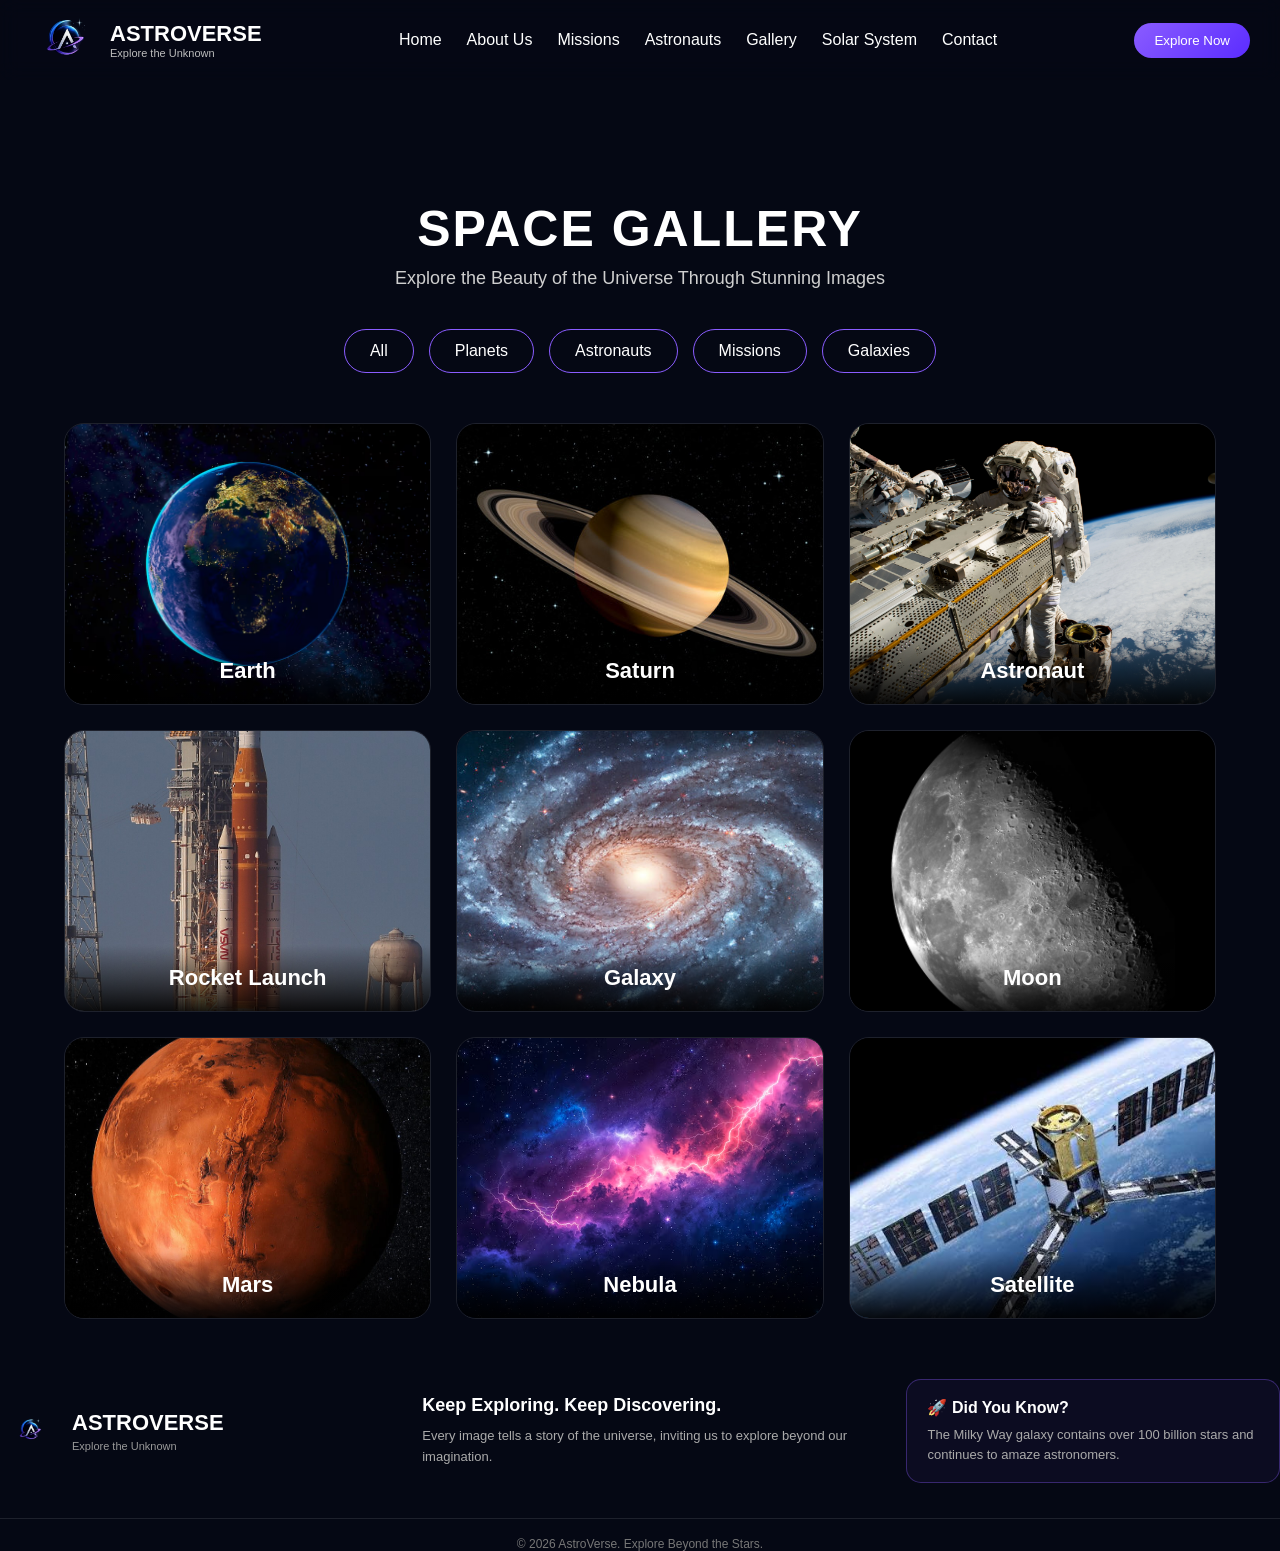
<file: gallery.html>
<!DOCTYPE html>
<html lang="en">
<head>
    <meta charset="UTF-8">
    <meta name="viewport" content="width=device-width, initial-scale=1.0">
    <title>Space Gallery</title>
    <link rel="stylesheet" href="gallery.css">
</head>
<body>
    <header>

    <div class="logo">
        <img src="logo.png" alt="Logo">

        <div class="logo-text">
            <h2>ASTROVERSE</h2>
            <p>Explore the Unknown</p>
        </div>
    </div>

    <nav>
        <a href="index.html">Home</a>
        <a href="about.html">About Us</a>
        <a href="missions.html">Missions</a>
        <a href="astronauts.html">Astronauts</a>
        <a href="gallery.html">Gallery</a>
        <a href="solar.html" class="active">Solar System</a>
        <a href="contact.html">Contact</a>
    </nav>

    <div class="nav-btn">
        <button>Explore Now</button>
    </div>

</header>

<section class="gallery-page">

    <div class="gallery-title">
        <h1>SPACE GALLERY</h1>
        <p>Explore the Beauty of the Universe Through Stunning Images</p>
    </div>

    <div class="gallery-buttons">

        <a href="gallery.html">All</a>

        <a href="planets-gallery.html">Planets</a>

        <a href="astronauts-gallery.html">Astronauts</a>

        <a href="missions-gallery.html">Missions</a>

        <a href="galaxies-gallery.html">Galaxies</a>

    </div>

    <div class="gallery-grid">

        <!-- Image 1 -->
        <div class="gallery-card">
            <img src="earth.jpg" alt="Earth">
            <div class="overlay">
                <h3>Earth</h3>
            </div>
        </div>

        <!-- Image 2 -->
        <div class="gallery-card">
            <img src="saturn.jpg" alt="Saturn">
            <div class="overlay">
                <h3>Saturn</h3>
            </div>
        </div>

        <!-- Image 3 -->
        <div class="gallery-card">
            <img src="spacewalk.jpg" alt="Astronaut">
            <div class="overlay">
                <h3>Astronaut</h3>
            </div>
        </div>

        <!-- Image 4 -->
        <div class="gallery-card">
            <img src="rocket.jpg" alt="Rocket">
            <div class="overlay">
                <h3>Rocket Launch</h3>
            </div>
        </div>

        <!-- Image 5 -->
        <div class="gallery-card">
            <img src="galaxy.jpg" alt="Galaxy">
            <div class="overlay">
                <h3>Galaxy</h3>
            </div>
        </div>

        <!-- Image 6 -->
        <div class="gallery-card">
            <img src="moon.jpg" alt="Moon">
            <div class="overlay">
                <h3>Moon</h3>
            </div>
        </div>

        <!-- Image 7 -->
        <div class="gallery-card">
            <img src="mars.jpg" alt="Mars">
            <div class="overlay">
                <h3>Mars</h3>
            </div>
        </div>

        <!-- Image 8 -->
        <div class="gallery-card">
            <img src="nebula.jpg" alt="Nebula">
            <div class="overlay">
                <h3>Nebula</h3>
            </div>
        </div>

        <!-- Image 9 -->
        <div class="gallery-card">
            <img src="satellite.jpg" alt="Satellite">
            <div class="overlay">
                <h3>Satellite</h3>
            </div>
        </div>

    </div>

</section>


<footer class="space-footer">

    <div class="footer-main">

        <!-- Logo -->
        <div class="footer-brand">
            <img src="logo.png" alt="AstroVerse Logo">

            <div>
                <h2>ASTROVERSE</h2>
                <p>Explore the Unknown</p>
            </div>
        </div>

        <!-- Quote -->
        <div class="footer-quote">
            <h3>Keep Exploring. Keep Discovering.</h3>
            <p>
                Every image tells a story of the universe,
                  inviting us to explore beyond our imagination.
            </p>
        </div>

        <!-- Space Fact -->
        <div class="space-fact">
            <h3>🚀 Did You Know?</h3>
            <p>
               The Milky Way galaxy contains over
                100 billion stars and continues to amaze astronomers.
            </p>
        </div>

    </div>

    <div class="footer-bottom">
        <p>© 2026 AstroVerse. Explore Beyond the Stars.</p>
    </div>

</footer>
</body>
</html>
</file>
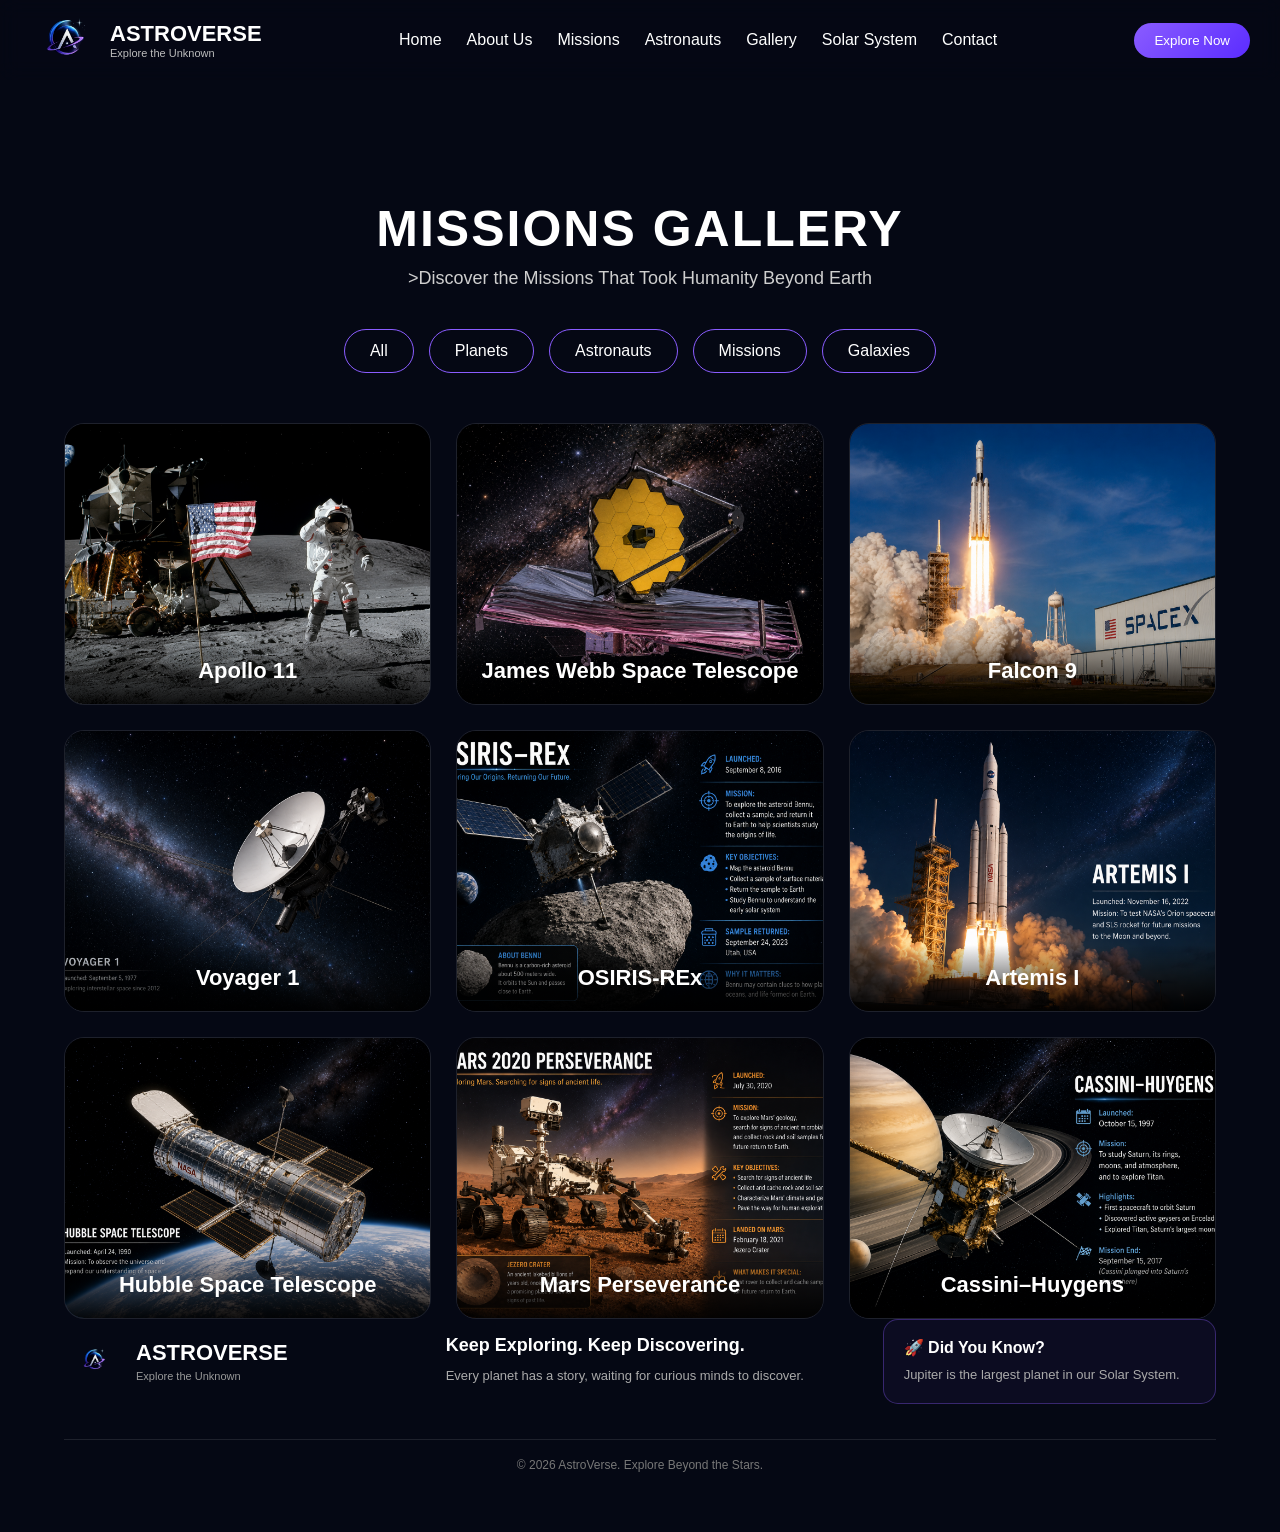
<file: missions-gallery.html>
<!DOCTYPE html>
<html lang="en">
<head>
    <meta charset="UTF-8">
    <meta name="viewport" content="width=device-width, initial-scale=1.0">
    <title>Document</title>
    <link rel="stylesheet" href="gallery.css">
</head>
<body>
    <header>

    <div class="logo">
        <img src="logo.png" alt="Logo">

        <div class="logo-text">
            <h2>ASTROVERSE</h2>
            <p>Explore the Unknown</p>
        </div>
    </div>

    <nav>
        <a href="index.html">Home</a>
        <a href="about.html">About Us</a>
        <a href="missions.html">Missions</a>
        <a href="astronauts.html">Astronauts</a>
        <a href="gallery.html">Gallery</a>
        <a href="solar.html" class="active">Solar System</a>
        <a href="contact.html">Contact</a>
    </nav>

    <div class="nav-btn">
        <button>Explore Now</button>
    </div>
</header>


<section class="gallery-page">

    <div class="gallery-title">
        <h1>MISSIONS GALLERY</h1>
        <p>>Discover the Missions That Took Humanity Beyond Earth</p>
    </div>

<div class="gallery-buttons">

        <a href="gallery.html">All</a>

        <a href="planets-gallery.html">Planets</a>

        <a href="astronauts-gallery.html">Astronauts</a>

        <a href="missions-gallery.html">Missions</a>

        <a href="galaxies-gallery.html">Galaxies</a>

    </div>


    <div class="gallery-grid">

    <div class="gallery-card">
        <img src="apollo.jpg" alt="astronaut-moon">
        <div class="overlay">
            <h3>Apollo 11</h3>
        </div>
    </div>

    <div class="gallery-card">
        <img src="james.jpg" alt="astonaut-space">
        <div class="overlay">
            <h3>James Webb Space Telescope</h3>
        </div>
    </div>

    <div class="gallery-card">
        <img src="falcon.jpg" alt="astronaut-spacecraft">
        <div class="overlay">
            <h3>Falcon 9</h3>
        </div>
    </div>

    <div class="gallery-card">
        <img src="voyager.jpg" alt="astronaut-spacewalk">
        <div class="overlay">
            <h3>Voyager 1</h3>
        </div>
    </div>

    <div class="gallery-card">
        <img src="osiris.jpg" alt="Astro-earth">
        <div class="overlay">
            <h3>OSIRIS-REx</h3>
        </div>
    </div>


    <div class="gallery-card">
        <img src="space-shuttle.jpg" alt="space suit">
        <div class="overlay">
            <h3>Artemis I</h3>
        </div>
    </div>


    <div class="gallery-card">
        <img src="hubble-space.jpg" alt="space-repair">
        <div class="overlay">
            <h3>Hubble Space Telescope</h3>
        </div>
    </div>


    <div class="gallery-card">
        <img src="mars-perseverance.jpg" alt="astronaut-training">
        <div class="overlay">
            <h3>Mars Perseverance</h3>
        </div>
    </div>


    <div class="gallery-card">
        <img src="cassini.jpg" alt="Mars">
        <div class="overlay">
            <h3>Cassini–Huygens</h3>
        </div>
    </div>

</div>


<div class="footer-main">

        <div class="footer-brand">
            <img src="logo.png" alt="AstroVerse Logo">

            <div>
                <h2>ASTROVERSE</h2>
                <p>Explore the Unknown</p>
            </div>
        </div>

        <div class="footer-quote">
            <h3>Keep Exploring. Keep Discovering.</h3>
            <p>
                Every planet has a story,
                waiting for curious minds to discover.
            </p>
        </div>

        <div class="space-fact">
            <h3>🚀 Did You Know?</h3>
            <p>
                Jupiter is the largest planet
                in our Solar System.
            </p>
        </div>

    </div>

    <div class="footer-bottom">
        <p>© 2026 AstroVerse. Explore Beyond the Stars.</p>
    </div>

</footer>

 
</body>
</html>
</body>
</html>
</file>
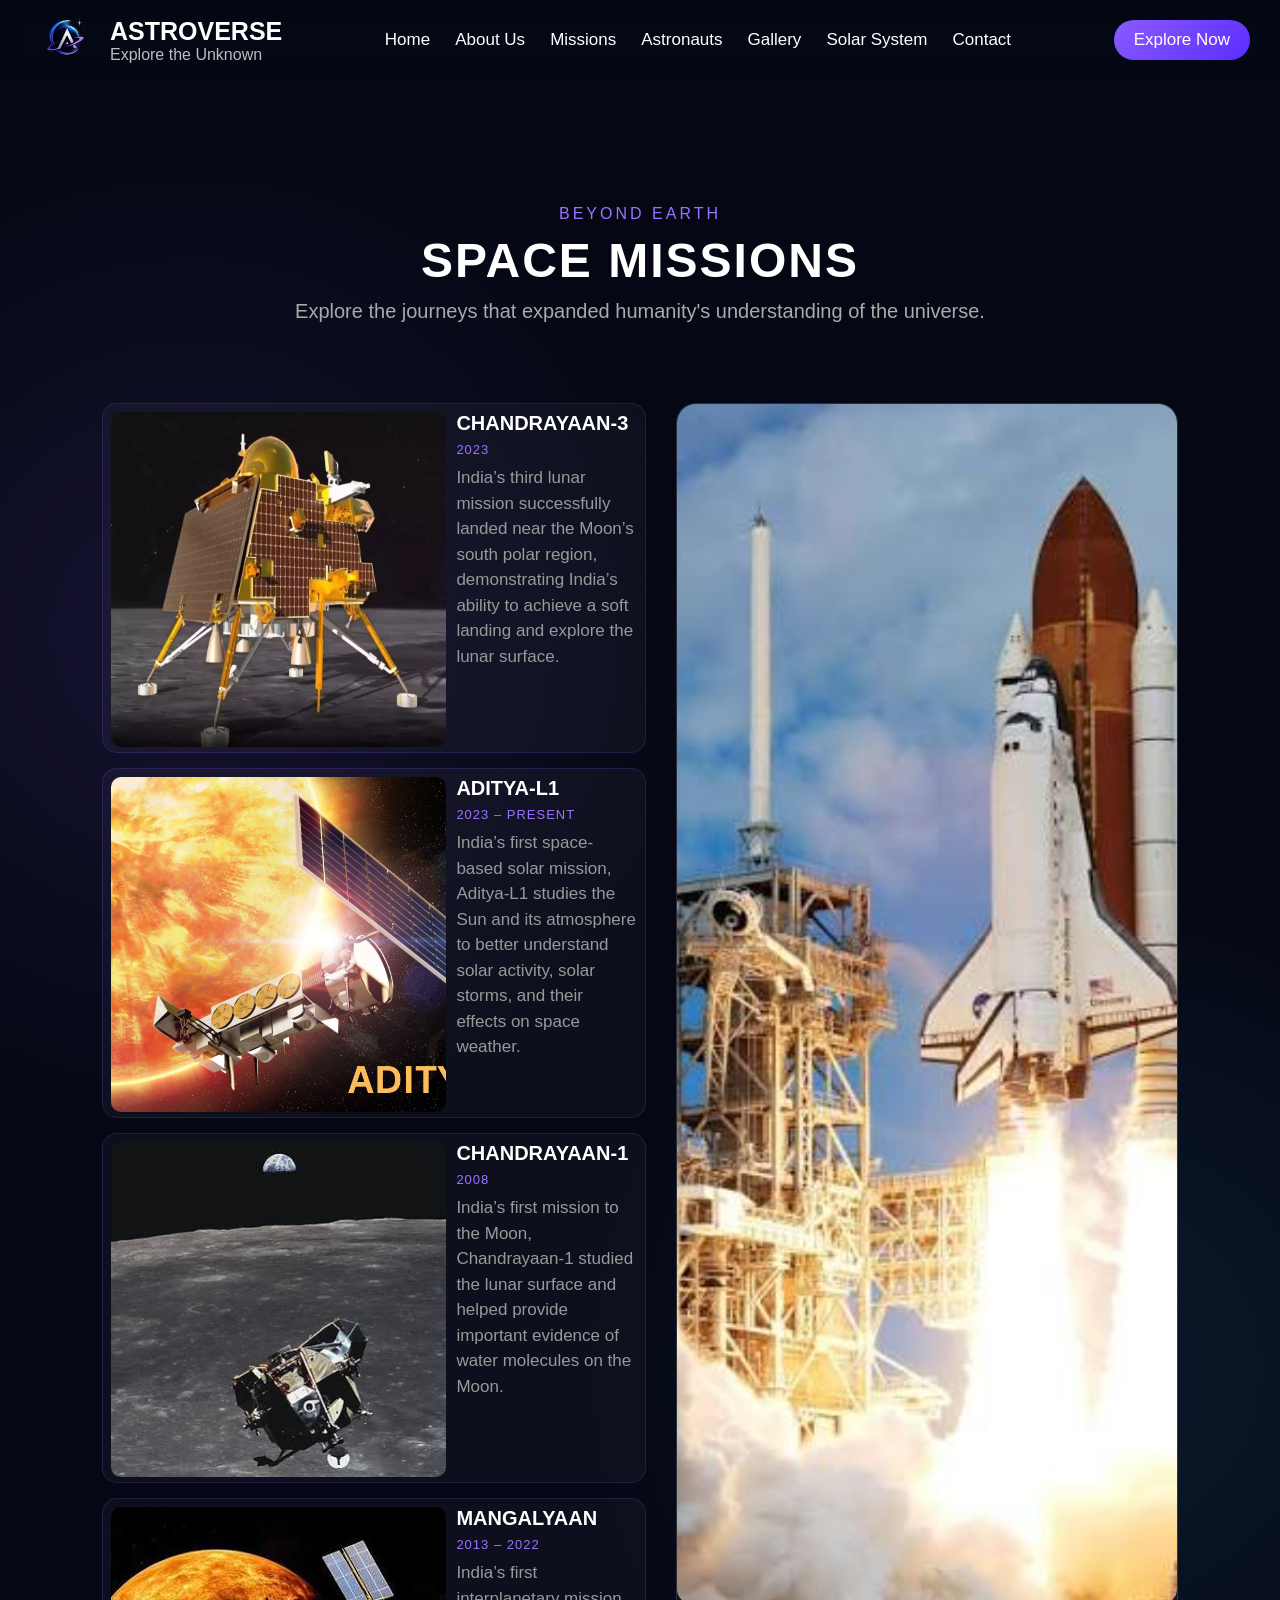
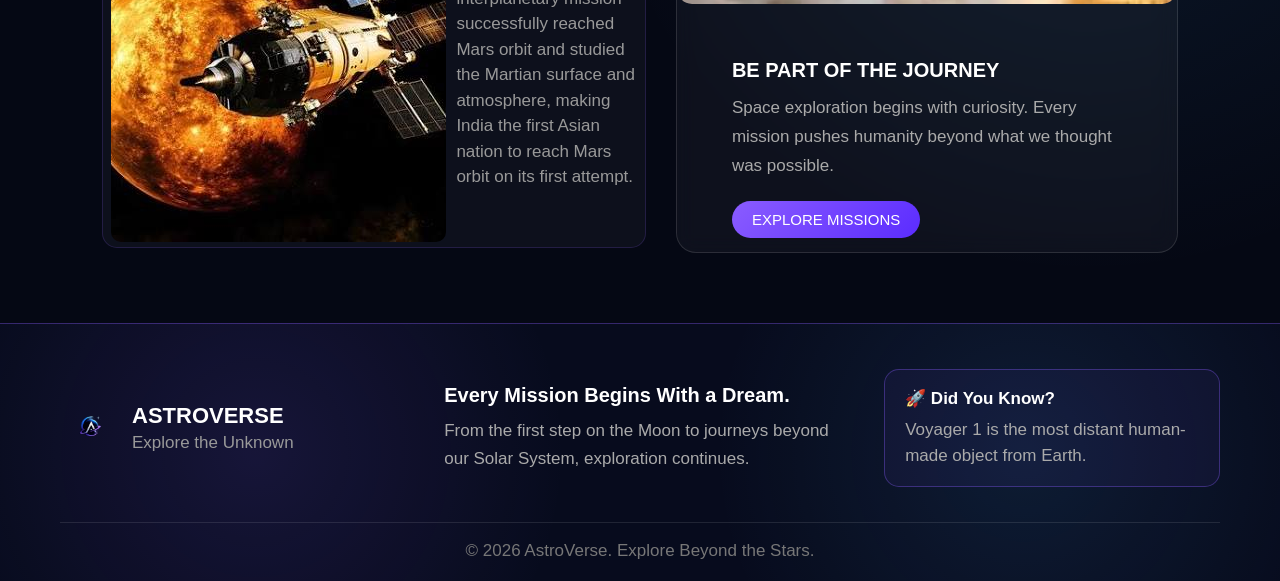
<file: missions.html>
<!DOCTYPE html>
<html lang="en">
<head>
    <meta charset="UTF-8">
    <meta name="viewport" content="width=device-width, initial-scale=1.0">
    <title>Mission Page</title>
    
    <link rel="stylesheet" href="missions.css">
    
</head>

<body>

<header>

    <div class="logo">
        <img src="logo.png" alt="Logo">

        <div class="logo-text">
            <h2>ASTROVERSE</h2>
            <p>Explore the Unknown</p>
        </div>
    </div>

    <nav>
        <a href="index.html">Home</a>
        <a href="about.html">About Us</a>
        <a href="missions.html">Missions</a>
        <a href="astronauts.html">Astronauts</a>
        <a href="gallery.html">Gallery</a>
        <a href="solar.html">Solar System</a>
        <a href="contact.html">Contact</a>
    </nav>

    <div class="nav-btn">
        <button>Explore Now</button>
    </div>

</header>


<!-- ================= MISSION PAGE ================= -->

<section class="mission-page">

    <div class="mission-heading">
        <p>BEYOND EARTH</p>

        <h1>SPACE MISSIONS</h1>

        <span>
            Explore the journeys that expanded humanity's
            understanding of the universe.
        </span>
    </div>


    <div class="mission-container">


        <!-- LEFT SIDE -->

        <div class="mission-list">

            <div class="mission-card">

                <img src="chandrayaan-3.jpg" alt="Apollo 11">

                <div class="mission-info">
                    <h3>CHANDRAYAAN-3</h3>

                    <small>2023</small>

                    <p>
                        India’s third lunar mission successfully landed near the Moon’s south polar region, demonstrating India’s ability to achieve a soft landing and explore the lunar surface.
                    </p>
                </div>

            </div>


            <div class="mission-card">

                <img src="aditya-L1.jpg" alt="Voyager 1">

                <div class="mission-info">
                    <h3>ADITYA-L1</h3>

                    <small>2023 – PRESENT</small>

                    <p>
                        India’s first space-based solar mission, Aditya-L1 studies the Sun and its atmosphere to better understand solar activity, solar storms, and their effects on space weather.
                    </p>
                </div>

            </div>


            <div class="mission-card">

                <img src="chandrayaan-1.jpg"
                     alt="Mars Perseverance">

                <div class="mission-info">
                    <h3>CHANDRAYAAN-1</h3>

                    <small>2008</small>

                    <p>
                        India’s first mission to the Moon, Chandrayaan-1 studied the lunar surface and helped provide important evidence of water molecules on the Moon.
                    </p>
                </div>

            </div>


            <div class="mission-card">

                <img src="mangalyaan.jpg"
                     alt="James Webb">

                <div class="mission-info">
                    <h3>MANGALYAAN</h3>

                    <small>2013 – 2022</small>

                    <p>
                        India’s first interplanetary mission successfully reached Mars orbit and studied the Martian surface and atmosphere, making India the first Asian nation to reach Mars orbit on its first attempt.
                    </p>
                </div>

            </div>

        </div>


        <!-- RIGHT SIDE -->

        <div class="mission-feature">

            <img src="mission-main.jpg"
                 alt="Space Mission">

            <div class="feature-content">

                <h2>BE PART OF THE JOURNEY</h2>

                <p>
                    Space exploration begins with curiosity.
                    Every mission pushes humanity beyond
                    what we thought was possible.
                </p>

                <a href="gallery.html">EXPLORE MISSIONS</a>

            </div>

        </div>

    </div>

</section>


<!-- ================= FOOTER ================= -->

<footer class="space-footer">

    <div class="footer-main">

        <div class="footer-brand">

            <img src="logo.png" alt="AstroVerse Logo">

            <div>
                <h2>ASTROVERSE</h2>
                <p>Explore the Unknown</p>
            </div>

        </div>


        <div class="footer-quote">

            <h3>Every Mission Begins With a Dream.</h3>

            <p>
                From the first step on the Moon to
                journeys beyond our Solar System,
                exploration continues.
            </p>

        </div>


        <div class="space-fact">

            <h3>🚀 Did You Know?</h3>

            <p>
                Voyager 1 is the most distant
                human-made object from Earth.
            </p>

        </div>

    </div>


    <div class="footer-bottom">

        <p>
            © 2026 AstroVerse. Explore Beyond the Stars.
        </p>

    </div>

</footer>


</body>
</html>
</file>
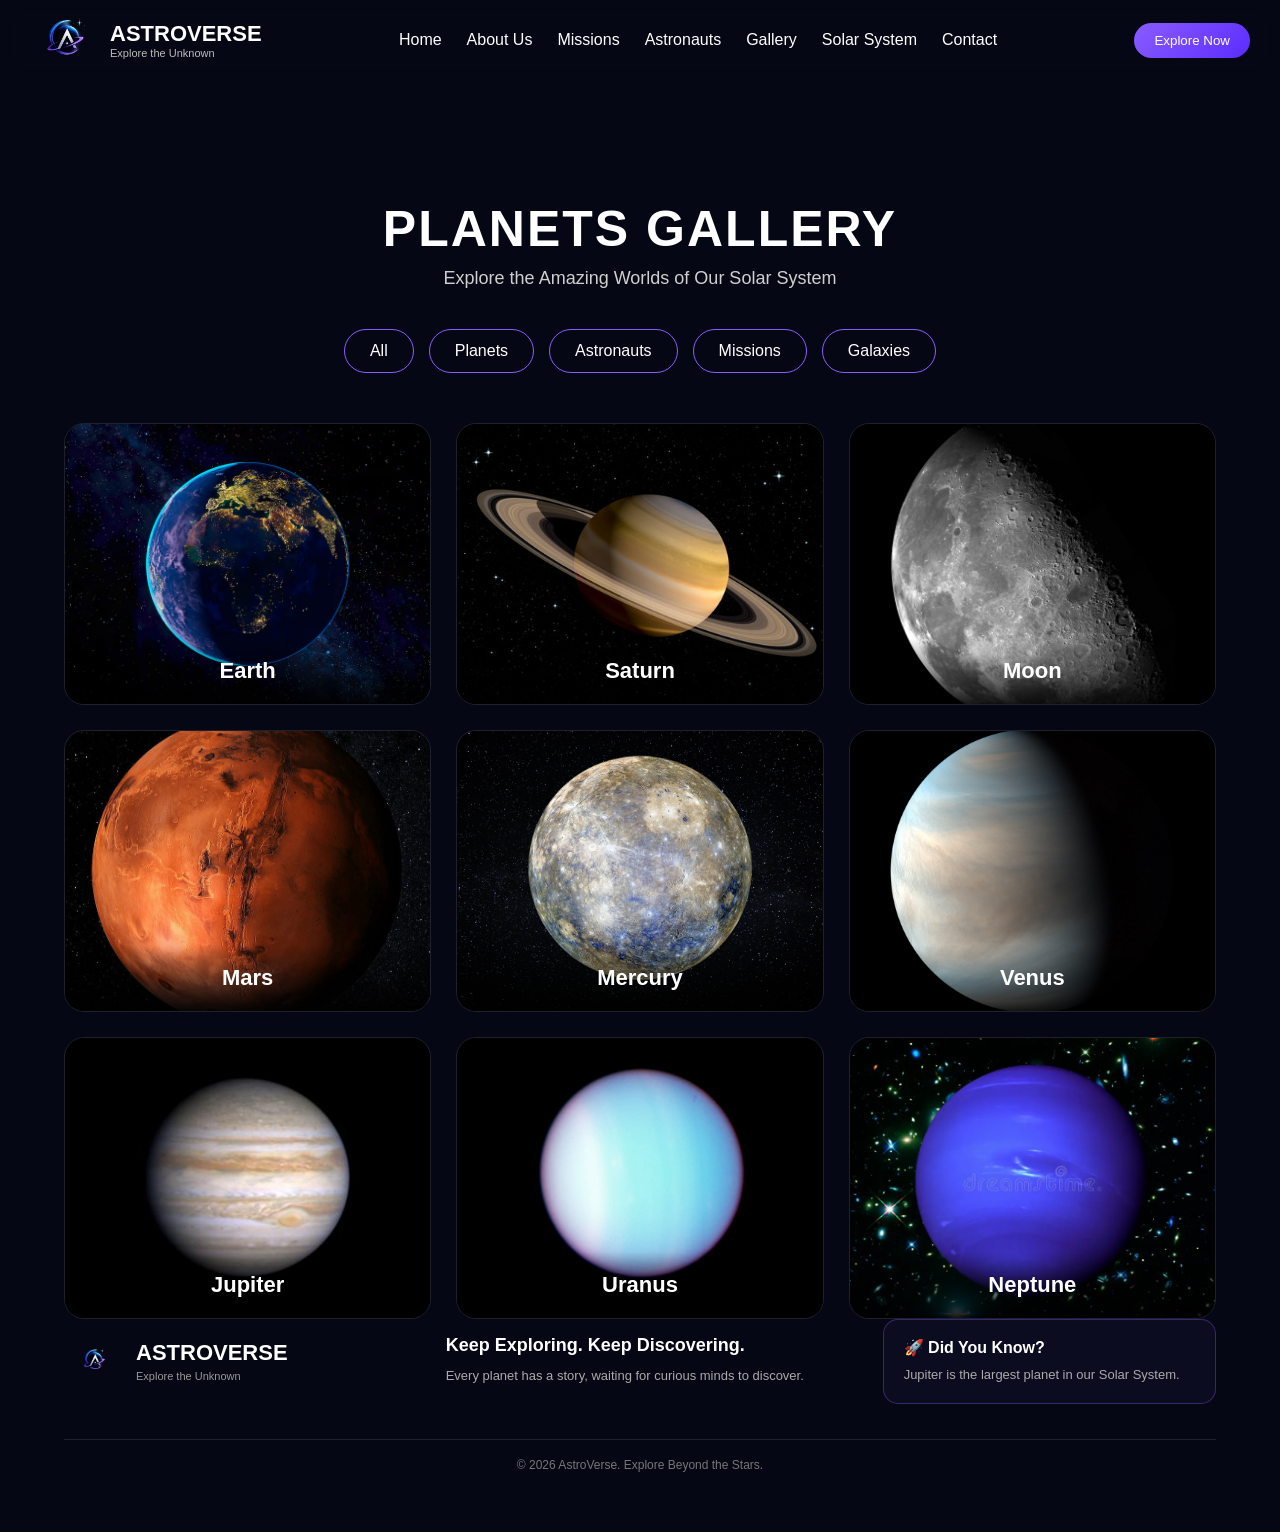
<file: planets-gallery.html>
<!DOCTYPE html>
<html lang="en">
<head>
    <meta charset="UTF-8">
    <meta name="viewport" content="width=device-width, initial-scale=1.0">
    <title>Document</title>
    <link rel="stylesheet" href="gallery.css">
</head>
<body>
    <header>

    <div class="logo">
        <img src="logo.png" alt="Logo">

        <div class="logo-text">
            <h2>ASTROVERSE</h2>
            <p>Explore the Unknown</p>
        </div>
    </div>

    <nav>
        <a href="index.html">Home</a>
        <a href="about.html">About Us</a>
        <a href="missions.html">Missions</a>
        <a href="astronauts.html">Astronauts</a>
        <a href="gallery.html">Gallery</a>
        <a href="solar.html" class="active">Solar System</a>
        <a href="contact.html">Contact</a>
    </nav>

    <div class="nav-btn">
        <button>Explore Now</button>
    </div>
</header>


<section class="gallery-page">

    <div class="gallery-title">
        <h1>PLANETS GALLERY</h1>
        <p>Explore the Amazing Worlds of Our Solar System</p>
    </div>

<div class="gallery-buttons">

        <a href="gallery.html">All</a>

        <a href="planets-gallery.html">Planets</a>

        <a href="astronauts-gallery.html">Astronauts</a>

        <a href="missions-gallery.html">Missions</a>

        <a href="galaxies-gallery.html">Galaxies</a>

    </div>


    <div class="gallery-grid">

    <div class="gallery-card">
        <img src="earth.jpg" alt="Earth">
        <div class="overlay">
            <h3>Earth</h3>
        </div>
    </div>

    <div class="gallery-card">
        <img src="saturn.jpg" alt="Saturn">
        <div class="overlay">
            <h3>Saturn</h3>
        </div>
    </div>

    <div class="gallery-card">
        <img src="moon.jpg" alt="Moon">
        <div class="overlay">
            <h3>Moon</h3>
        </div>
    </div>

    <div class="gallery-card">
        <img src="mars.jpg" alt="Mars">
        <div class="overlay">
            <h3>Mars</h3>
        </div>
    </div>

    <div class="gallery-card">
        <img src="mercury.jpg" alt="Mars">
        <div class="overlay">
            <h3>Mercury</h3>
        </div>
    </div>


    <div class="gallery-card">
        <img src="venus.jpg" alt="Mars">
        <div class="overlay">
            <h3>Venus</h3>
        </div>
    </div>


    <div class="gallery-card">
        <img src="jupiter.jpg" alt="Mars">
        <div class="overlay">
            <h3>Jupiter</h3>
        </div>
    </div>


    <div class="gallery-card">
        <img src="uranus.jpg" alt="Mars">
        <div class="overlay">
            <h3>Uranus</h3>
        </div>
    </div>


    <div class="gallery-card">
        <img src="neptune.jpg" alt="Mars">
        <div class="overlay">
            <h3>Neptune</h3>
        </div>
    </div>

</div>


<div class="footer-main">

        <div class="footer-brand">
            <img src="logo.png" alt="AstroVerse Logo">

            <div>
                <h2>ASTROVERSE</h2>
                <p>Explore the Unknown</p>
            </div>
        </div>

        <div class="footer-quote">
            <h3>Keep Exploring. Keep Discovering.</h3>
            <p>
                Every planet has a story,
                waiting for curious minds to discover.
            </p>
        </div>

        <div class="space-fact">
            <h3>🚀 Did You Know?</h3>
            <p>
                Jupiter is the largest planet
                in our Solar System.
            </p>
        </div>

    </div>

    <div class="footer-bottom">
        <p>© 2026 AstroVerse. Explore Beyond the Stars.</p>
    </div>

</footer>


</body>
</html>
</file>
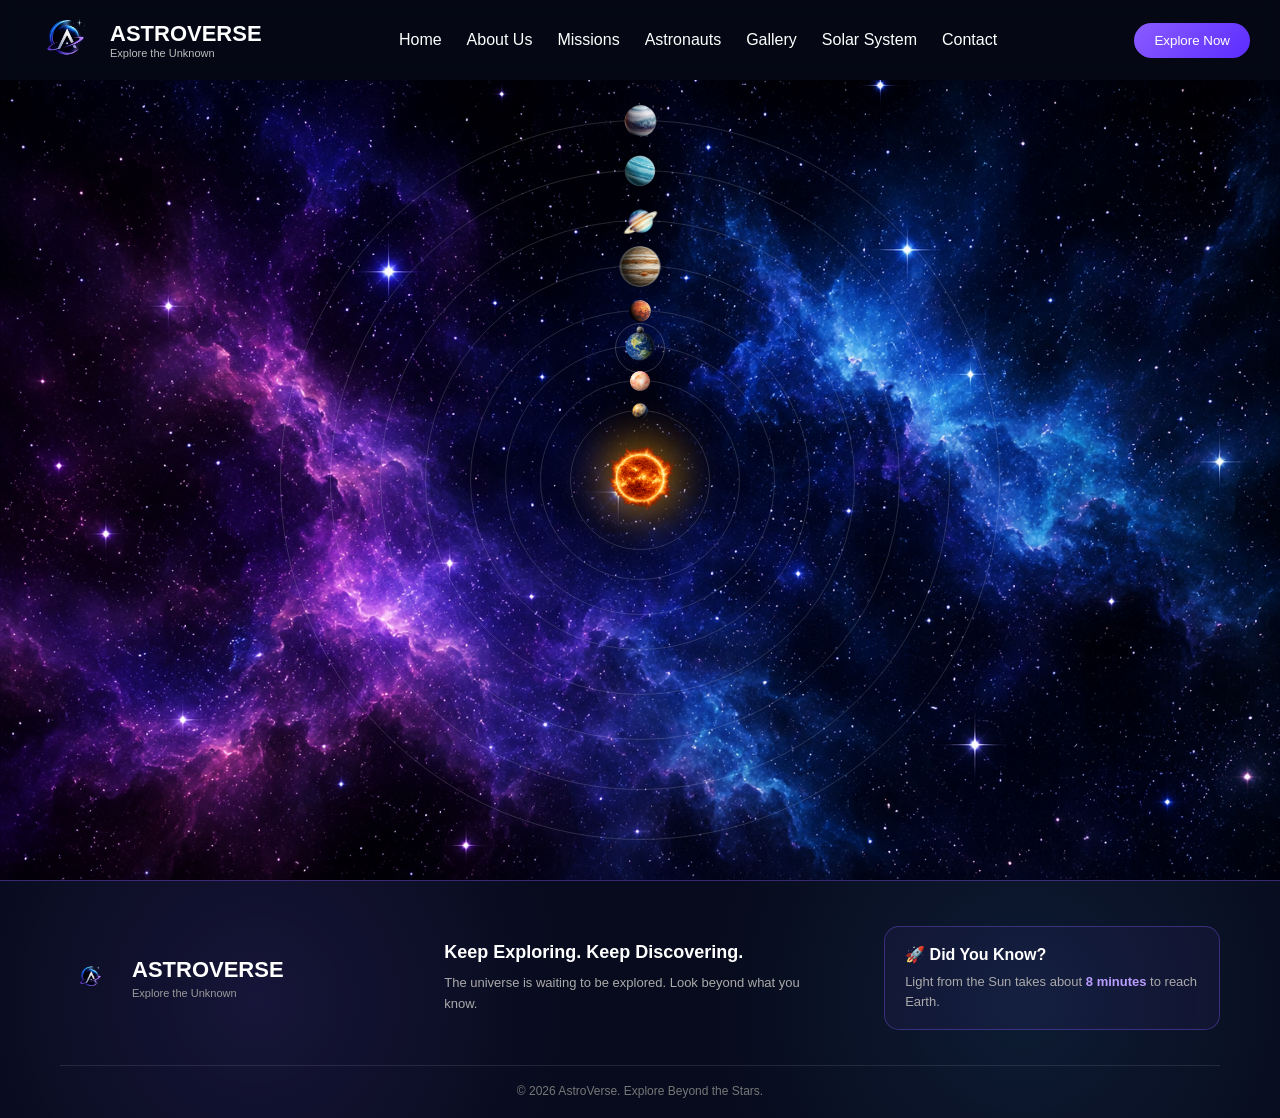
<file: solar.html>
<!DOCTYPE html>
<html lang="en">
<head>
    <meta charset="UTF-8">
    <meta name="viewport" content="width=device-width, initial-scale=1.0">
    <title>Solar System</title>
    <link rel="stylesheet" href="solar.css">
</head>
<body>

<header>

    <div class="logo">
        <img src="logo.png" alt="Logo">

        <div class="logo-text">
            <h2>ASTROVERSE</h2>
            <p>Explore the Unknown</p>
        </div>
    </div>

    <nav>
        <a href="index.html">Home</a>
        <a href="about.html">About Us</a>
        <a href="missions.html">Missions</a>
        <a href="astronauts.html">Astronauts</a>
        <a href="gallery.html">Gallery</a>
        <a href="solar.html" class="active">Solar System</a>
        <a href="contact.html">Contact</a>
    </nav>

    <div class="nav-btn">
        <button>Explore Now</button>
    </div>

</header>

<div class="solar-system">

    <!-- Sun -->
    <div class="sun">
        <img src="sun.png" alt="">
    </div>

    <!-- Mercury -->
    <div class="orbit mercury-orbit">
        <div class="mercury">
            <img src="mercury.png" alt="">
        </div>
    </div>

    <!-- Venus -->
    <div class="orbit venus-orbit">
        <div class="venus">
            <img src="venus.png" alt="">
        </div>
    </div>

    <!-- Earth -->
    <div class="orbit earth-orbit">
        <div class="earth">
          <img src="earth.png" alt="">
            <div class="moon-orbit">
                <div class="moon">
                    <img src="moon.png" alt="">
                </div>
            </div>

        </div>
    </div>

    <!-- Mars -->
    <div class="orbit mars-orbit">
        <div class="mars">
            <img src="mars.png" alt="">
        </div>
    </div>

    <!-- Jupiter -->
    <div class="orbit jupiter-orbit">
        <div class="jupiter">
            <img src="jupiter.png" alt="">
        </div>
    </div>

    <!-- Saturn -->
    <div class="orbit saturn-orbit">
        <div class="saturn">
            <div class="ring">
                <img src="saturn.png" alt="">
            </div>
        </div>
    </div>

    <!-- Uranus -->
    <div class="orbit uranus-orbit">
        <div class="uranus">
            <img src="uranus.png" alt="">
        </div>
    </div>

    <!-- Neptune -->
    <div class="orbit neptune-orbit">
        <div class="neptune">
            <img src="neptune.png" alt="">
        </div>
    </div>

</div>




<footer class="space-footer">

    <div class="footer-main">

        <!-- Logo -->
        <div class="footer-brand">
            <img src="logo.png" alt="AstroVerse Logo">

            <div>
                <h2>ASTROVERSE</h2>
                <p>Explore the Unknown</p>
            </div>
        </div>

        <!-- Quote -->
        <div class="footer-quote">
            <h3>Keep Exploring. Keep Discovering.</h3>
            <p>
                The universe is waiting to be explored.
                Look beyond what you know.
            </p>
        </div>

        <!-- Space Fact -->
        <div class="space-fact">
            <h3>🚀 Did You Know?</h3>
            <p>
                Light from the Sun takes about
                <strong>8 minutes</strong> to reach Earth.
            </p>
        </div>

    </div>

    <div class="footer-bottom">
        <p>© 2026 AstroVerse. Explore Beyond the Stars.</p>
    </div>

</footer>

</body>
</html>
</file>
<file: index.css>
*{
    margin: 0;
    padding: 0;
    box-sizing: border-box;
}

body{
    font-family: Arial, Helvetica, sans-serif;
    color: white;
    background: #070b1d;
}
.hero{
    background-image: url("background.png");
    background-repeat: no-repeat;
    background-size: cover;
    background-position: center;
    min-height: 90vh;
}
.hero-text{
    width:45%;
    color:white;
    margin-left:30px;
    margin-top: 100px;
    transform:translateY(-60px);

    animation: heroReveal 1.5s ease-out;
}

@keyframes heroReveal{
    from{
        opacity:0;
        transform:translateY(-20px);
    }

    to{
        opacity:1;
        transform:translateY(-60px);
    }
}
/* .hero-image{
    width:40%;
    display:flex;
    justify-content:flex-end;
    align-items: center;
} */

.hero-image{
    width:40%;
    display:flex;
    justify-content:flex-end;
    align-items:center;

    animation: astronautReveal 1.8s ease-out;
}

@keyframes astronautReveal{

    from{
        opacity:0;
        transform:translateX(60px);
    }

    to{
        opacity:1;
        transform:translateX(0);
    }
}
.hero-image img{
    width:380px;
    max-width: 100%;
    height:auto;
     position:relative;
    top:80px;     
    left:15px;
}
h1{
    font-size: 60px;
}



header{
    display:flex;
    justify-content:space-between;
    align-items:center;
    width:100%;
}
.logo{
    display:flex;
    align-items:center;
    flex:1;
    gap:10px;
}

.logo img{
    width:70px;
}

.logo h2{
    color:white;
    margin:0;
    font-size:20px;
}

.logo-text p{
     margin:0;
    font-size:10px;
    color:#bdbdbd;
}
nav{
    display:flex;
    gap:25px;
    justify-content: center;
    flex:2;
     white-space: nowrap;
}

 nav a{
    color:white;
    text-decoration:none;
    font-size:16px;
    padding:5px 8px;
    border-radius:20px;
    transition:0.3s;
    
}

nav a:hover{
    background:#8a5cff;
    border: 2px solid white;
}
.nav-btn{
   
    cursor:pointer;
     flex:1;
    display:flex;
    justify-content: flex-end;
}
.hero-content{
    display:flex;
    /* justify-content:space-between; */
     transform:translateY(-60px);
    align-items:center;
     min-height:80vh;
     padding:0 40px; 
    /* margin-top:-80px; */
}
.nav-btn button{
    color: azure;
    margin-right:50px ;
    width:100px;
    height: 40px;
   background: linear-gradient(135deg, transparent,#8a5cff, #5b2cff,transparent);
    
    border-radius: 20px;
    
    cursor: pointer;
}
.explore-btn,.trailer-btn{
    color: azure;
    border-radius: 20px;
    width:100px;
    height: 40px;
    background: linear-gradient(transparent,#8a5cff,navy,transparent);
}

.features{
    display:flex;
    justify-content:space-between;
    gap:25px;
    padding:40px 50px;
    background:#070b1d;
}

.feature-card{
    width:24%;
    padding:25px;
    border:1px solid rgba(255,255,255,0.15);
    border-radius:15px;
    background:rgba(255,255,255,0.04);
    transition:0.3s;
    padding: 25px;
    text-align: center;
}

.feature-card:hover{
    transform:translateY(-8px);
    border-color:#8a5cff;
}

.feature-card img{
    width:120px;
    margin-bottom:15px;
    height: 120px;
    display: block;
    margin: 0 auto 20px;
}

.feature-card h3{
    margin-bottom:12px;
    font-size: 20px;
    color: #beabef;
}

.feature-card p{
    color:#cfcfcf;
    font-size:15px;
    line-height:20px;
}

.planets{
    padding: 40px 50px;
    background:#050814;
}

.section-title{
    text-align:center;
    color:white;
    font-size:24px;
    margin-bottom:35px;
    letter-spacing:2px;
    position:relative;
}


.section-title::before{
    content: "";
    position: absolute;
    top: 50%;
    left: 22%;   
    width: 140px;
    height: 2px;
    background: #8a5cff;
}

.section-title::after{
    content: "";
    position: absolute;
    top: 50%;
    right: 22%;  
    width: 140px;
    height: 2px;
    background: #8a5cff;
}
.planet-container{
    display:flex;
    justify-content:space-between;
    gap:20px;
}

.planet-card{
    background:#0c1024;
    border:1px solid #252c4a;
    border-radius:15px;
    width:24%;
    padding:20px;
    transition:0.4s;
}

.planet-card:hover{
    transform:translateY(-8px);
    border-color:#8a5cff;
    box-shadow:0 0 20px rgba(138,92,255,0.4);
}

.planet-card img{
    width:140px;
    height:140px;
    display:block;
    margin:0 auto 20px;
    transition:0.4s;
}

.planet-card:hover img{
    transform:scale(1.08);
}

.planet-card h3{
    color:white;
    font-size:24px;
    margin-bottom:10px;
    text-align: center;
}

.planet-card p{
    color:#bdbdbd;
    font-size:15px;
    line-height:1.6;
    text-align: center;
}

.view-btn{
    display:block;
    text-align:right;
    margin-top:25px;
    color:#49b5ff;
    text-decoration:none;
    font-weight:bold;
    transition:0.3s;
}

.view-btn:hover{
    color:#8a5cff;
}


.cta{
    width: 95%;
    display:flex;
    justify-content:space-between;
    align-items:center;
    padding:40px;
    margin:40px 30px;
    /* border: 0.5px solid white; */
    box-shadow: 0 0 30px 3px rgb(22, 22, 57);
    background:linear-gradient(90deg,#070b1d,#0d1333);
     border-radius:20px;
     overflow: hidden;
}

.cta-content{
    width:45%;
}

.cta-content h2{
    font-size:36px;
    color:white;
    margin-bottom:20px;
    line-height:1.3;
}

.cta-content p{
    color:#cfcfcf;
    font-size:17px;
    line-height:1.8;
    margin-bottom:30px;
}

.cta-content button{
    background:linear-gradient(135deg,#8a5cff,#4b3cff);
    color:white;
    border:none;
    padding:14px 30px;
    border-radius:30px;
    cursor:pointer;
    font-size:15px;
    transition:0.3s;
}

.cta-content button:hover{
    transform:translateY(-5px);
    box-shadow:0 0 20px rgba(138,92,255,.5);
}

.cta-image{
    width:50%;
    display:flex;
    justify-content:center;
}

.cta-image img{
    width:100%;
    border-radius: 15px;
    display: block;
     box-shadow:0 0 25px rgba(138,92,255,.3);
    transition:0.5s;
}

.cta-image img:hover{
    transform:translateY(-15px);
}
/* =========================
   FOOTER
========================= */

.space-footer{

    background:
        radial-gradient(
            circle at 15% 50%,
            rgba(138,92,255,.12),
            transparent 30%
        ),

        radial-gradient(
            circle at 85% 50%,
            rgba(73,181,255,.08),
            transparent 30%
        ),

        #070b1d;

    border-top:
        1px solid
        rgba(138,92,255,.35);

    padding:
        60px 6% 20px;

    margin-top:50px;
}


/* =========================
   FOOTER CONTENT
========================= */

.footer-content{
    display:flex !important;
    flex-direction:row !important;
    justify-content:space-between !important;
    align-items:flex-start !important;
    width:100% !important;
    gap:50px !important;
}

   

/* =========================
   BRAND
========================= */

.footer-brand{

    width:100%;
}


.brand-top{

    display:flex;

    align-items:center;

    gap:12px;
}


.brand-top img{

    width:60px;

    height:60px;

    object-fit:contain;
}


.brand-top h2{

    color:white;

    font-size:24px;

    margin:0 0 4px;
}


.brand-top p{

    color:#999;

    font-size:15px;

    margin:0;
}


/* DESCRIPTION */

.footer-description{

    color:#aaa;

    font-size:16px;

    line-height:1.7;

    max-width:600px;

    margin-top:25px;
}


/* =========================
   FOOTER LINKS
========================= */

.footer-links h3{

    color:#b99cff;

    font-size:15px;

    letter-spacing:2px;

    margin-bottom:20px;
}


.footer-links a{

    display:block;

    color:#bbb;

    text-decoration:none;

    font-size:16px;

    margin-bottom:14px;

    transition:.3s;
}


.footer-links a:hover{

    color:#8a5cff;

    transform:translateX(5px);
}


/* =========================
   SPACE FACT
========================= */

.space-fact{

    margin-top:45px;

    padding:25px 28px;

    border:
        1px solid
        rgba(138,92,255,.35);

    border-radius:16px;

    background:
        rgba(138,92,255,.05);
}


.space-fact h3{

    color:white;

    font-size:17px;

    margin-bottom:12px;
}


.space-fact p{

    color:#aaa;

    font-size:16px;

    line-height:1.6;

    margin-bottom:15px;
}


.space-fact a{

    color:#49b5ff;

    text-decoration:none;

    font-size:15px;

    font-weight:bold;

    transition:.3s;
}


.space-fact a:hover{

    color:#8a5cff;
}


/* =========================
   FOOTER BOTTOM
========================= */

.footer-bottom{

    border-top:
        1px solid
        rgba(255,255,255,.1);

    margin-top:45px;

    padding-top:20px;

    text-align:center;
}


.footer-bottom p{

    color:#777;

    font-size:15px;

    margin-bottom:8px;
}


.footer-bottom span{

    color:#888;

    font-size:15px;
}
/* =========================
   HOME PAGE RESPONSIVE
========================= */

@media (max-width: 600px){

    body{
        overflow-x:hidden;
    }

    /* HEADER */

    header{
        flex-direction:column;
        height:auto;
        padding:10px;
        gap:12px;
    }

    /* LOGO */

    .logo{
        width:100%;
        justify-content:center;
    }

    .logo img{
        width:50px;
    }

    .logo h2{
        font-size:17px;
    }

    .logo-text p{
        font-size:8px;
    }

    /* NAVBAR */

    nav{
        width:100%;
        flex-wrap:wrap;
        justify-content:center;
        gap:5px;
    }

    nav a{
        font-size:11px;
        padding:5px 6px;
    }

    /* NAV BUTTON */

    .nav-btn{
        width:100%;
        justify-content:center;
    }

    .nav-btn button{
        margin:0;
        width:100px;
        height:34px;
    }


    /* HERO */

    .hero{
        min-height:auto;
        background-position:center;
        padding-bottom:40px;
    }

    .hero-content{
        flex-direction:column;
        min-height:auto;
        padding:40px 20px;
        transform:none;
        text-align:center;
    }

    .hero-text{
        width:100%;
        margin:0;
        transform:none;
    }

    h1{
        font-size:38px;
    }

    .hero-image{
        width:100%;
        justify-content:center;
        margin-top:25px;
    }

    .hero-image img{
        width:280px;
        max-width:90%;
        top:0;
        left:0;
    }


    /* FEATURES */

    .features{
        flex-direction:column;
        gap:20px;
        padding:30px 20px;
    }

    .feature-card{
        width:100%;
    }


    /* PLANETS */

    .planets{
        padding:30px 20px;
    }

    .section-title{
        font-size:20px;
        margin-bottom:25px;
    }

    .section-title::before,
    .section-title::after{
        display:none;
    }

    .planet-container{
        flex-direction:column;
        gap:20px;
    }

    .planet-card{
        width:100%;
    }

    .planet-card img{
        width:120px;
        height:120px;
    }


    /* CTA */

    .cta{
        width:auto;
        margin:30px 20px;
        padding:25px 20px;
        flex-direction:column;
        gap:30px;
    }

    .cta-content{
        width:100%;
        text-align:center;
    }

    .cta-content h2{
        font-size:28px;
    }

    .cta-content p{
        font-size:17px;
    }

    .cta-image{
        width:100%;
    }

}

.main-footer{
    padding:50px 25px 20px;
}

.footer-content{
    grid-template-columns:1fr;
    gap:35px;
}

.footer-bottom{
    flex-direction:column;
    gap:10px;
    text-align:center;
}
</file>
<file: about.css>
*{
    margin:0;
    padding:0;
    box-sizing:border-box;
}

body{
    background:#050814;
    color:white;
    font-family:Arial, Helvetica, sans-serif;
    overflow-x:hidden;
}
header{
    
    width:100%;
    height:80px;
    padding:0 30px;
    display:flex;
    justify-content:space-between;
    align-items:center;
    background:rgba(5,8,20,.8);
    backdrop-filter:blur(10px);
    
}

.logo{
    display:flex;
    align-items:center;
    gap:10px;
}

.logo img{
    width:70px;
}
.logo h2{
    font-size:22px;
}

.logo-text p{
    font-size:11px;
    color:#bdbdbd;
}

nav{
    display:flex;
    gap:25px;
}

nav a{
    color:white;
    text-decoration:none;
    transition:.3s;
}

nav a:hover{
    color:#8a5cff;
}

.nav-btn button{
    padding:10px 20px;
    border:none;
    border-radius:25px;
    color:white;
    cursor:pointer;
    background:linear-gradient(135deg,#8a5cff,#5b2cff);
}

/* ABOUT BANNER */

.about-banner{
    text-align:center;
    padding:120px 20px 60px;
}

.about-banner h1{
    font-size:50px;
    color:white;
    margin-bottom:10px;
}

.about-banner p{
    color:#cfcfcf;
    font-size:18px;
}

/* ABOUT CONTENT */

.about-content{
    width:90%;
    max-width:1200px;
    margin:auto;
    display:flex;
    gap:40px;
    align-items:center;

    background:rgba(255,255,255,0.05);
    border:1px solid rgba(255,255,255,0.1);
    backdrop-filter:blur(10px);

    padding:30px;
    border-radius:20px;
}

/* IMAGE */

.about-image{
    flex:1;
}

.about-image img{
    width:100%;
    border-radius:15px;
    display:block;
}

/* TEXT */

.about-text{
    flex:1;
}

.about-text h2{
    font-size:35px;
    margin-bottom:20px;
    color:white;
}

.about-text p{
    color:#d4d4d4;
    line-height:1.8;
    margin-bottom:25px;
}

/* STATS */

.stats{
    display:flex;
    gap:15px;
    flex-wrap:wrap;
}

.stat-box{
    width:110px;
    text-align:center;

    background:rgba(138,92,255,0.12);
    border:1px solid rgba(138,92,255,0.4);

    padding:15px;
    border-radius:15px;
}

.stat-box h3{
    color:#8a5cff;
    font-size:28px;
    margin-bottom:5px;
}

.stat-box p{
    margin:0;
    color:white;
}

/* FEATURES */

.features{
    width:90%;
    max-width:1200px;
    margin:70px auto;
    text-align:center;
}

.features h2{
    font-size:35px;
    color:white;
    margin-bottom:40px;
}

.feature-container{
    display:flex;
    gap:20px;
    flex-wrap:wrap;
    justify-content:center;
}

/* CARDS */

.feature-card{
    width:250px;

    background:rgba(255,255,255,0.05);
    border:1px solid rgba(255,255,255,0.1);

    backdrop-filter:blur(10px);

    padding:25px;
    border-radius:20px;

    transition:.4s;
}

.feature-card:hover{
    transform:translateY(-8px);

    box-shadow:0 0 20px rgba(138,92,255,.5);
}

.feature-card h3{
    color:#8a5cff;
    margin-bottom:15px;
}

.feature-card p{
    color:#d4d4d4;
    line-height:1.6;
}

/* RESPONSIVE */

@media(max-width:900px){

    .about-content{
        flex-direction:column;
    }

    .about-banner h1{
        font-size:38px;
    }

    .about-text{
        text-align:center;
    }

    .stats{
        justify-content:center;
    }
}

.space-footer{
    background:
        radial-gradient(circle at 20% 50%,
        rgba(138,92,255,.12),
        transparent 30%),

        radial-gradient(circle at 80% 50%,
        rgba(73,181,255,.10),
        transparent 30%),

        #070b1d;

    border-top:1px solid rgba(138,92,255,.35);
    padding:45px 60px 20px;
    position:relative;
}

/* FOOTER MAIN */

.footer-main{
    display:flex;
    justify-content:space-between;
    align-items:center;
    gap:50px;
}

/* BRAND */

.footer-brand{
    display:flex;
    align-items:center;
    gap:12px;
    width:30%;
}

.footer-brand img{
    width:60px;
    height:60px;
    object-fit:contain;
}

.footer-brand h2{
    color:white;
    font-size:22px;
    margin:0 0 4px;
}

.footer-brand p{
    color:#999;
    font-size:11px;
    margin:0;
}

/* QUOTE */

.footer-quote{
    width:35%;
}

.footer-quote h3{
    color:#ffffff;
    font-size:18px;
    margin-bottom:10px;
}

.footer-quote p{
    color:#aaa;
    font-size:13px;
    line-height:1.6;
}

/* SPACE FACT */

.space-fact{
    width:30%;
    padding:18px 20px;
    border:1px solid rgba(138,92,255,.35);
    border-radius:15px;
    background:rgba(138,92,255,.06);
}

.space-fact h3{
    color:#ffffff;
    font-size:16px;
    margin-bottom:8px;
}

.space-fact p{
    color:#aaa;
    font-size:13px;
    line-height:1.5;
}

.space-fact strong{
    color:#b99cff;
}

/* BOTTOM */

.footer-bottom{
    border-top:1px solid rgba(255,255,255,.1);
    margin-top:35px;
    padding-top:18px;
    text-align:center;
}

.footer-bottom p{
    color:#777;
    font-size:12px;
}





/* =========================
   ABOUT PAGE - MOBILE
========================= */

@media (max-width: 600px){

    body{
        overflow-x:hidden;
    }

    /* HEADER */

    header{
        position:relative;
        height:auto;
        padding:10px;
        flex-direction:column;
        gap:12px;
    }

    /* LOGO */

    .logo{
        width:100%;
        justify-content:center;
    }

    .logo img{
        width:50px;
    }

    .logo h2{
        font-size:18px;
    }

    .logo-text p{
        font-size:9px;
    }

    /* NAVIGATION */

    nav{
        width:100%;
        flex-wrap:wrap;
        justify-content:center;
        gap:6px;
    }

    nav a{
        font-size:11px;
        padding:5px 6px;
    }

    /* BUTTON */

    .nav-btn{
        width:100%;
        display:flex;
        justify-content:center;
    }

    .nav-btn button{
        padding:8px 18px;
        font-size:11px;
    }


    /* ABOUT BANNER */

    .about-banner{
        padding:40px 20px 35px;
    }

    .about-banner h1{
        font-size:30px;
    }

    .about-banner p{
        font-size:14px;
    }


    /* ABOUT CONTENT */

    .about-content{
        width:90%;
        flex-direction:column;
        gap:25px;
        padding:20px;
    }

    .about-image{
        width:100%;
    }

    .about-image img{
        width:100%;
    }

    .about-text{
        width:100%;
        text-align:center;
    }

    .about-text h2{
        font-size:28px;
    }

    .about-text p{
        font-size:14px;
        line-height:1.7;
    }


    /* STATS */

    .stats{
        justify-content:center;
        gap:10px;
    }

    .stat-box{
        width:45%;
        padding:12px;
    }

    .stat-box h3{
        font-size:24px;
    }


    /* FEATURES */

    .features{
        width:90%;
        margin:45px auto;
    }

    .features h2{
        font-size:27px;
        margin-bottom:25px;
    }

    .feature-container{
        flex-direction:column;
        gap:15px;
    }

    .feature-card{
        width:100%;
    }


    /* FOOTER */

    .space-footer{
        padding:30px 20px 15px;
    }

    .footer-main{
        flex-direction:column;
        gap:25px;
        text-align:center;
    }

    .footer-brand{
        width:100%;
        justify-content:center;
    }

    .footer-quote{
        width:100%;
    }

    .space-fact{
        width:100%;
    }

    .footer-bottom{
        margin-top:25px;
        padding-top:15px;
    }

}
</file>
<file: gallery.css>
*{
    margin:0;
    padding:0;
    box-sizing:border-box;
}

body{
    background:#050814;
    color:white;
    font-family:Arial, Helvetica, sans-serif;
    overflow-x:hidden;
}
header{
    width:100%;
    height:80px;
    padding:0 30px;
    display:flex;
    justify-content:space-between;
    align-items:center;
    background:rgba(5,8,20,.8);
    backdrop-filter:blur(10px);
    
}

.logo{
    display:flex;
    align-items:center;
    gap:10px;
}

.logo img{
    width:70px;
}
.logo h2{
    font-size:22px;
}

.logo-text p{
    font-size:11px;
    color:#bdbdbd;
}

nav{
    display:flex;
    gap:25px;
}

nav a{
    color:white;
    text-decoration:none;
    transition:.3s;
}

nav a:hover{
    color:#8a5cff;
}

.nav-btn button{
    padding:10px 20px;
    border:none;
    border-radius:25px;
    color:white;
    cursor:pointer;
    background:linear-gradient(135deg,#8a5cff,#5b2cff);
}

/* GALLERY PAGE */

.gallery-page{
    width:90%;
    margin:120px auto 60px;
}

/* TITLE */

.gallery-title{
    text-align:center;
    margin-bottom:40px;
}

.gallery-title h1{
    font-size:50px;
    color:white;
    margin-bottom:10px;
    letter-spacing:2px;
}

.gallery-title p{
    color:#cfcfcf;
    font-size:18px;
}

/* BUTTONS */

.gallery-buttons{
    display:flex;
    justify-content:center;
    flex-wrap:wrap;
    gap:15px;
    margin-bottom:50px;
}

.gallery-buttons a{
    text-decoration:none;
    color:white;
    padding:12px 25px;
    border:1px solid #8a5cff;
    border-radius:30px;
    transition:.4s;
}

.gallery-buttons a:hover{
    background:#8a5cff;
    box-shadow:0 0 15px rgba(138,92,255,.5);
}

/* GALLERY GRID */

.gallery-grid{
    display:grid;
    grid-template-columns:repeat(3,1fr);
    gap:25px;
}

/* CARD */

.gallery-card{
    position:relative;
    overflow:hidden;
    border-radius:20px;
    border:1px solid rgba(255,255,255,.1);
}

.gallery-card img{
    width:100%;
    height:280px;
    object-fit:cover;
    display:block;
    transition:.5s;
}

/* HOVER EFFECT */

.gallery-card:hover img{
    transform:scale(1.1);
}

/* OVERLAY */

.overlay{
    position:absolute;
    bottom:0;
    left:0;
    width:100%;
    padding:20px;

    background:linear-gradient(
        transparent,
        rgba(0,0,0,.9)
    );

    text-align:center;
}

.overlay h3{
    color:white;
    font-size:22px;
}

/* RESPONSIVE */

@media(max-width:900px){

    .gallery-grid{
        grid-template-columns:repeat(2,1fr);
    }

}

@media(max-width:600px){

    .gallery-grid{
        grid-template-columns:1fr;
    }

    .gallery-title h1{
        font-size:35px;
    }

}

/* FOOTER MAIN */

.footer-main{
    display:flex;
    justify-content:space-between;
    align-items:center;
    gap:50px;
}

/* BRAND */

.footer-brand{
    display:flex;
    align-items:center;
    gap:12px;
    width:30%;
}

.footer-brand img{
    width:60px;
    height:60px;
    object-fit:contain;
}

.footer-brand h2{
    color:white;
    font-size:22px;
    margin:0 0 4px;
}

.footer-brand p{
    color:#999;
    font-size:11px;
    margin:0;
}

/* QUOTE */

.footer-quote{
    width:35%;
}

.footer-quote h3{
    color:#ffffff;
    font-size:18px;
    margin-bottom:10px;
}

.footer-quote p{
    color:#aaa;
    font-size:13px;
    line-height:1.6;
}

/* SPACE FACT */

.space-fact{
    width:30%;
    padding:18px 20px;
    border:1px solid rgba(138,92,255,.35);
    border-radius:15px;
    background:rgba(138,92,255,.06);
}

.space-fact h3{
    color:#ffffff;
    font-size:16px;
    margin-bottom:8px;
}

.space-fact p{
    color:#aaa;
    font-size:13px;
    line-height:1.5;
}

.space-fact strong{
    color:#b99cff;
}

/* BOTTOM */

.footer-bottom{
    border-top:1px solid rgba(255,255,255,.1);
    margin-top:35px;
    padding-top:18px;
    text-align:center;
}

.footer-bottom p{
    color:#777;
    font-size:12px;
}
</file>
<file: astronauts.css>
*{
    margin:0;
    padding:0;
    box-sizing:border-box;
}

html{
    scroll-behavior:smooth;
}

body{
    font-family:Arial, sans-serif;
    background:#050814;
    color:white;
    overflow-x:hidden;
}


/* HEADER */

header{
    width:100%;
    height:82px;
    padding:0 4%;
    display:flex;
    align-items:center;
    justify-content:space-between;
    background:rgba(5,8,20,.92);
    border-bottom:1px solid rgba(255,255,255,.08);
}


/* LOGO */

.logo{
    display:flex;
    align-items:center;
    gap:10px;
}

.logo img{
    width:70px;
    /* height:45px;
    object-fit:contain; */
}

.logo-text h2{
    font-size:18px;
    letter-spacing:1px;
}

.logo-text p{
    font-size:11px;
    color:#aaa;
    margin-top:2px;
}


/* NAVIGATION */

nav{
    display:flex;
    gap:28px;
}

nav a{
    color:#eee;
    text-decoration:none;
    font-size:17px;
    transition:.3s;
}

nav a:hover,
nav a.active{
    color:#9b6cff;
}


/* BUTTON */

.nav-btn button{
    border:none;
    padding:11px 22px;
    border-radius:25px;
    color:white;
    background:linear-gradient(135deg,#6541ff,#9b5cff);
    cursor:pointer;
    font-size:17px;
}


/* PAGE HEADING */

.astronaut-heading{
    text-align:center;
    padding:65px 20px 40px;
}

.astronaut-heading h1{
    font-size:44px;
    letter-spacing:2px;
    margin-bottom:12px;
}

.astronaut-heading p{
    max-width:650px;
    margin:auto;
    color:#bfc2cf;
    font-size:16px;
    line-height:1.6;
}


/* ASTRONAUT SECTION */

.astronaut-section{
    width:88%;
    max-width:1200px;
    margin:auto;
    display:grid;
    grid-template-columns:repeat(2,1fr);
    gap:28px;
}


/* ASTRONAUT CARD */

.astronaut-card{
    display:flex;
    min-height:310px;
    background:rgba(17,21,35,.9);
    border:1px solid rgba(145,100,255,.22);
    border-radius:18px;
    overflow:hidden;
    transition:.4s;
}

.astronaut-card:hover{
    transform:translateY(-5px);
    border-color:#855cff;
    box-shadow:0 10px 35px rgba(104,70,255,.18);
}


/* IMAGE */

.astronaut-image{
    width:43%;
    min-height:310px;
    overflow:hidden;
}

.astronaut-image img{
    width:100%;
    height:100%;
    object-fit:cover;
    display:block;
    transition:.5s;
}

.astronaut-card:hover .astronaut-image img{
    transform:scale(1.05);
}


/* INFORMATION */

.astronaut-info{
    width:57%;
    padding:24px;
}

.tag{
    display:inline-block;
    padding:5px 10px;
    border-radius:15px;
    background:rgba(125,79,255,.15);
    color:#a87cff;
    font-size:9px;
    letter-spacing:1px;
    margin-bottom:10px;
}

.astronaut-info h2{
    font-size:22px;
    margin-bottom:6px;
}

.role{
    color:#9b6cff;
    font-size:12px;
    margin-bottom:12px;
}

.astronaut-info > p:not(.role){
    color:#c5c7d0;
    font-size:13px;
    line-height:1.6;
}


/* LEARN BOX */

.learn{
    margin-top:18px;
    padding:13px;
    border-left:3px solid #895cff;
    background:rgba(137,92,255,.07);
}

.learn h3{
    font-size:13px;
    color:#a97cff;
    margin-bottom:5px;
}

.learn p{
    color:#c9cad2;
    font-size:11px;
    line-height:1.5;
}


/* LEARNING SECTION */

.learning-section{
    width:88%;
    max-width:1200px;
    margin:65px auto 70px;
    text-align:center;
}

.learning-section > h2{
    font-size:30px;
    margin-bottom:12px;
}

.learning-section > p{
    max-width:700px;
    margin:auto;
    color:#bfc2cf;
    font-size:14px;
    line-height:1.6;
}


/* LEARNING CARDS */

.learning-cards{
    margin-top:30px;
    display:grid;
    grid-template-columns:repeat(4,1fr);
    gap:18px;
}

.learning-cards div{
    padding:22px 15px;
    background:#101421;
    border:1px solid rgba(145,100,255,.18);
    border-radius:15px;
    transition:.3s;
}

.learning-cards div:hover{
    border-color:#855cff;
    transform:translateY(-4px);
}

.learning-cards span{
    font-size:25px;
}

.learning-cards h3{
    color:#a276ff;
    margin:10px 0 7px;
    font-size:17px;
}

.learning-cards p{
    color:#bbb;
    font-size:12px;
    line-height:1.5;
}


/* FOOTER */

footer{
    background:#090e1d;
}

.footer-main{
    min-height:170px;
    padding:35px 6%;
    display:flex;
    align-items:center;
    justify-content:space-between;
    gap:40px;
}

.footer-brand{
    display:flex;
    align-items:center;
    gap:10px;
}

.footer-brand img{
    width:42px;
    height:42px;
    object-fit:contain;
}

.footer-brand h2{
    font-size:17px;
}

.footer-brand p{
    color:#999;
    font-size:9px;
}

.footer-quote,
.space-fact{
    max-width:300px;
}

.footer-quote h3,
.space-fact h3{
    font-size:14px;
    margin-bottom:8px;
}

.footer-quote p,
.space-fact p{
    color:#aaa;
    font-size:11px;
    line-height:1.5;
}

.footer-bottom{
    text-align:center;
    padding:12px;
    border-top:1px solid rgba(255,255,255,.07);
}

.footer-bottom p{
    color:#888;
    font-size:10px;
}


/* TABLET */

@media(max-width:1000px){

    nav{
        gap:15px;
    }

    nav a{
        font-size:12px;
    }

    .astronaut-section{
        grid-template-columns:1fr;
    }

    .learning-cards{
        grid-template-columns:repeat(2,1fr);
    }

}


/* MOBILE */

@media(max-width:700px){

    header{
        height:auto;
        padding:15px 5%;
        flex-wrap:wrap;
        gap:15px;
    }

    nav{
        order:3;
        width:100%;
        justify-content:center;
        flex-wrap:wrap;
    }

    .astronaut-heading{
        padding-top:40px;
    }

    .astronaut-heading h1{
        font-size:30px;
    }

    .astronaut-card{
        flex-direction:column;
    }

    .astronaut-image,
    .astronaut-info{
        width:100%;
    }

    .astronaut-image{
        height:280px;
        min-height:0;
    }

    .learning-cards{
        grid-template-columns:1fr;
    }

    .footer-main{
        flex-direction:column;
        text-align:center;
    }

}
</file>
<file: contact.css>
*{
    margin:0;
    padding:0;
    box-sizing:border-box;
}

body{
    background:#050814;
    color:white;
    font-family:Arial, Helvetica, sans-serif;
    overflow-x:hidden;
   
}
header{
    width:100%;
    height:80px;
    padding:0 30px;
    display:flex;
    justify-content:space-between;
    align-items:center;
    background:rgba(5,8,20,.8);
    backdrop-filter:blur(10px);
}

.logo{
    display:flex;
    align-items:center;
    gap:10px;
}

.logo img{
    width:70px;
}
.logo h2{
    font-size:22px;
}

.logo-text p{
    font-size:11px;
    color:#bdbdbd;
}

nav{
    display:flex;
    gap:25px;
}

nav a{
    color:white;
    text-decoration:none;
    transition:.3s;
}

nav a:hover{
    color:#8a5cff;
}

.nav-btn button{
    padding:10px 20px;
    border:none;
    border-radius:25px;
    color:white;
    cursor:pointer;
    background:linear-gradient(135deg,#8a5cff,#5b2cff);
}

/* =========================
   CONTACT PAGE
========================= */

.contact-section{
    min-height:calc(100vh - 80px);

    padding:80px 8% 70px;

    background:
        linear-gradient(
            rgba(5,8,20,.15),
            rgba(5,8,20,.25)
        ),
        url(contact-bg.png);

    background-size:cover;
    background-position:center top;
    background-repeat:no-repeat;
}


/* HEADING */

.contact-heading{
    text-align:center;
    margin-bottom:50px;
}

.contact-heading p{
    color:#9b72ff;
    font-size:12px;
    letter-spacing:3px;
    margin-bottom:10px;
}

.contact-heading h1{
    font-size:48px;
    margin-bottom:12px;
}

.contact-heading span{
    color:#aaa;
    font-size:14px;
}


/* MAIN CONTAINER */

.contact-container{
    max-width:1050px;
    margin:auto;

    display:flex;
    gap:45px;
    align-items:stretch;
}


/* CONTACT INFO */

.contact-info{
    width:40%;

    display:flex;
    flex-direction:column;
    gap:15px;
}


/* CARDS */

.contact-card{
    display:flex;
    align-items:center;
    gap:15px;

    padding:18px;

    border:1px solid rgba(138,92,255,.25);
    border-radius:15px;

    background:rgba(255,255,255,.03);

    transition:.3s;
}

.contact-card:hover{
    transform:translateX(5px);
    border-color:#8a5cff;
}

.contact-icon{
    width:42px;
    height:42px;

    display:flex;
    align-items:center;
    justify-content:center;

    border-radius:12px;

    background:rgba(138,92,255,.15);

    color:#b99cff;
    font-size:20px;
}

.contact-card h3{
    font-size:14px;
    margin-bottom:4px;
}

.contact-card p{
    color:#999;
    font-size:12px;
}


/* QUOTE */

.contact-quote{
    margin-top:auto;

    padding:25px;

    border-left:2px solid #8a5cff;

    background:rgba(138,92,255,.05);
}

.contact-quote h3{
    font-size:17px;
    margin-bottom:8px;
}

.contact-quote p{
    color:#999;
    font-size:12px;
    line-height:1.6;
}


/* FORM */

.contact-form{
    width:60%;

    padding:30px;

    border:1px solid rgba(255,255,255,.12);
    border-radius:20px;

    background:rgba(255,255,255,.04);

    backdrop-filter:blur(10px);
}

.contact-form h2{
    font-size:23px;
    margin-bottom:7px;
}

.contact-form > p{
    color:#999;
    font-size:12px;
    margin-bottom:25px;
}


/* INPUT ROW */

.input-row{
    display:flex;
    gap:15px;
}

.input-row .input-box{
    width:50%;
}


/* INPUT BOX */

.input-box{
    margin-bottom:18px;
}

.input-box label{
    display:block;

    color:#ddd;
    font-size:12px;

    margin-bottom:7px;
}

.input-box input,
.input-box textarea{
    width:100%;

    padding:12px 14px;

    color:white;

    background:rgba(0,0,0,.25);

    border:1px solid rgba(255,255,255,.12);

    border-radius:10px;

    outline:none;

    font-family:Arial, Helvetica, sans-serif;
}

.input-box textarea{
    resize:none;
}

.input-box input:focus,
.input-box textarea:focus{
    border-color:#8a5cff;
    box-shadow:0 0 12px rgba(138,92,255,.15);
}

.input-box input::placeholder,
.input-box textarea::placeholder{
    color:#666;
}


/* SEND BUTTON */

.contact-form button{
    width:100%;
    height:45px;

    border:none;
    border-radius:12px;

    color:white;

    background:
        linear-gradient(
            90deg,
            #6d42d8,
            #8a5cff,
            #5b2cff
        );

    cursor:pointer;

    font-size:14px;

    transition:.3s;
}

.contact-form button:hover{
    transform:translateY(-2px);
    box-shadow:0 8px 25px rgba(138,92,255,.25);
}


.space-footer{
    background:
        radial-gradient(circle at 20% 50%,
        rgba(138,92,255,.12),
        transparent 30%),

        radial-gradient(circle at 80% 50%,
        rgba(73,181,255,.10),
        transparent 30%),

        #070b1d;

    border-top:1px solid rgba(138,92,255,.35);
    padding:45px 60px 20px;
    position:relative;
}

/* FOOTER MAIN */

.footer-main{
    display:flex;
    justify-content:space-between;
    align-items:center;
    gap:50px;
}

/* BRAND */

.footer-brand{
    display:flex;
    align-items:center;
    gap:12px;
    width:30%;
}

.footer-brand img{
    width:60px;
    height:60px;
    object-fit:contain;
}

.footer-brand h2{
    color:white;
    font-size:22px;
    margin:0 0 4px;
}

.footer-brand p{
    color:#999;
    font-size:11px;
    margin:0;
}

/* QUOTE */

.footer-quote{
    width:35%;
}

.footer-quote h3{
    color:#ffffff;
    font-size:18px;
    margin-bottom:10px;
}

.footer-quote p{
    color:#aaa;
    font-size:13px;
    line-height:1.6;
}

/* SPACE FACT */

.space-fact{
    width:30%;
    padding:18px 20px;
    border:1px solid rgba(138,92,255,.35);
    border-radius:15px;
    background:rgba(138,92,255,.06);
}

.space-fact h3{
    color:#ffffff;
    font-size:16px;
    margin-bottom:8px;
}

.space-fact p{
    color:#aaa;
    font-size:13px;
    line-height:1.5;
}

.space-fact strong{
    color:#b99cff;
}

/* BOTTOM */

.footer-bottom{
    border-top:1px solid rgba(255,255,255,.1);
    margin-top:35px;
    padding-top:18px;
    text-align:center;
}

.footer-bottom p{
    color:#777;
    font-size:12px;
}




/* =========================
   CONTACT PAGE - RESPONSIVE
========================= */

@media (max-width: 900px) {

    header {
        padding: 0 15px;
    }

    nav {
        gap: 10px;
    }

    nav a {
        font-size: 13px;
    }

    .nav-btn {
        display: none;
    }

    .contact-section {
        padding: 110px 5% 50px;
    }

    .contact-heading h1 {
        font-size: 38px;
    }

    .contact-container {
        flex-direction: column;
        gap: 30px;
    }

    .contact-info,
    .contact-form {
        width: 100%;
    }

    .contact-info {
        gap: 15px;
    }

    .contact-form {
        padding: 25px;
    }
}


@media (max-width: 600px) {

    header {
        height: auto;
        min-height: 70px;
        flex-wrap: wrap;
        padding: 10px 15px;
    }

    .logo img {
        width: 45px;
    }

    .logo h2 {
        font-size: 18px;
    }

    .logo-text p {
        font-size: 9px;
    }

    nav {
        width: 100%;
        justify-content: center;
        gap: 8px;
        flex-wrap: wrap;
        margin-top: 8px;
    }

    nav a {
        font-size: 11px;
        padding: 4px;
    }

    .contact-section {
        padding: 130px 20px 40px;
    }

    .contact-heading {
        margin-bottom: 30px;
    }

    .contact-heading h1 {
        font-size: 32px;
    }

    .contact-heading span {
        font-size: 13px;
    }

    .contact-container {
        width: 100%;
    }

    .input-row {
        flex-direction: column;
        gap: 0;
    }

    .input-row .input-box {
        width: 100%;
    }

    .contact-form {
        padding: 20px;
    }

    .contact-form h2 {
        font-size: 20px;
    }

    .space-footer {
        padding: 35px 20px 20px;
    }

    .footer-main {
        flex-direction: column;
        align-items: flex-start;
        gap: 25px;
    }

    .footer-brand,
    .footer-quote,
    .space-fact {
        width: 100%;
    }

    .footer-bottom {
        margin-top: 25px;
    }
}
</file>
<file: missions.css>
*{
    margin:0;
    padding:0;
    box-sizing:border-box;
}

body{
    background:#050814;
    color:white;
    font-family:Arial, Helvetica, sans-serif;
    overflow-x:hidden;
}


/* ================= HEADER ================= */

header{
    
    width:100%;
    height:80px;

    padding:0 30px;

    display:flex;
    justify-content:space-between;
    align-items:center;

    background:rgba(5,8,20,.85);
    backdrop-filter:blur(10px);

    
}


/* LOGO */

.logo{
    display:flex;
    align-items:center;
    gap:10px;
}

.logo img{
    width:70px;
}

.logo h2{
    font-size:25px;
}

.logo-text p{
    font-size:16px;
    color:#bdbdbd;
}


/* NAVIGATION */

nav{
    display:flex;
    gap:25px;
}

nav a{
    color:white;
    text-decoration:none;
    transition:.3s;
    font-size: 17px;
}

nav a:hover{
    color:#b99cff;
}


/* BUTTON */

.nav-btn button{
    padding:10px 20px;

    border:none;
    border-radius:25px;
    font-size: 17px;
    color:white;

    cursor:pointer;

    background:
        linear-gradient(
            135deg,
            #8a5cff,
            #5b2cff
        );
}


/* ================= MISSION PAGE ================= */

.mission-page{

    min-height:100vh;

    padding:
        125px 8% 70px;

    background:

        radial-gradient(
            circle at 15% 30%,
            rgba(138,92,255,.12),
            transparent 30%
        ),

        radial-gradient(
            circle at 85% 70%,
            rgba(73,181,255,.10),
            transparent 30%
        );
}


/* HEADING */

.mission-heading{
    text-align:center;
    margin-bottom:50px;
}

.mission-heading p{
    color:#9b72ff;

    font-size:16px;

    letter-spacing:3px;

    margin-bottom:10px;
}

.mission-heading h1{
    font-size:48px;

    letter-spacing:2px;

    margin-bottom:12px;
}

.mission-heading span{
    color:#aaa;

    font-size:20px;
}


/* ================= MAIN CONTAINER ================= */

.mission-container{

    max-width:1500px;
    width: 100%;
    margin:80px auto 0;

    display:flex;

    gap:30px;

    align-items:stretch;
}


/* ================= LEFT SIDE ================= */

.mission-list{

    width:52%;

    display:flex;

    flex-direction:column;

    gap:15px;
}


/* MISSION CARD */

.mission-card{
    height: 350px;

    display:flex;

    /* align-items:center; */

    gap:10px;

    padding:8px;

    border-radius:15px;

    border:1px solid
        rgba(138,92,255,.18);

    background:
        rgba(255,255,255,.035);

    transition:.3s;
}

.mission-card:hover{

    transform:translateX(6px);

    border-color:#8a5cff;

    box-shadow:
        0 0 20px
        rgba(138,92,255,.18);
}


/* MISSION IMAGE */

.mission-card img{

    width:335px;

    height:335px;

    object-fit:cover;

    border-radius:10px;
    flex-shrink: 0;
}


/* MISSION TEXT */

.mission-info h3{

    font-size:20px;

    margin-bottom:5px;
}

.mission-info small{

    color:#9b72ff;

    font-size:13px;

    letter-spacing:1px;
}

.mission-info p{

    color:#999;

    font-size:17px;

    line-height:1.5;

    margin-top:7px;
}


/* ================= RIGHT FEATURE ================= */

.mission-feature{

    width:48%;
    height: 1450px;

    border-radius:20px;

    overflow:hidden;

    border:
        1px solid
        rgba(255,255,255,.12);

    background:
        rgba(255,255,255,.04);

    backdrop-filter:blur(10px);
}


/* LARGE IMAGE */

.mission-feature > img{

    width:100%;

    height:1200px;
    border-bottom-left-radius: 15px;
    border-bottom-right-radius: 15px;
    object-fit:cover;

    display:block;
}


/* FEATURE CONTENT */

.feature-content{
    /* margin-top: 20px; */
    padding:55px;
    /* position: relative; */
}

.feature-content h2{

    font-size:20px;

    margin-bottom:12px;
}

.feature-content p{

    color:#aaa;

    font-size:17px;

    line-height:1.7;

    margin-bottom:20px;
}


/* EXPLORE BUTTON */

.feature-content a{

    display:inline-block;

    text-decoration:none;

    color:white;

    font-size:15px;

    padding:10px 20px;

    border-radius:20px;

    background:
        linear-gradient(
            135deg,
            #8a5cff,
            #5b2cff
        );

    transition:.3s;
}

.feature-content a:hover{

    transform:translateY(-3px);

    box-shadow:
        0 0 18px
        rgba(138,92,255,.5);
}


/* ================= FOOTER ================= */

.space-footer{

    background:

        radial-gradient(
            circle at 20% 50%,
            rgba(138,92,255,.12),
            transparent 30%
        ),

        radial-gradient(
            circle at 80% 50%,
            rgba(73,181,255,.10),
            transparent 30%
        ),

        #070b1d;

    border-top:
        1px solid
        rgba(138,92,255,.35);

    padding:
        45px 60px 20px;
}


/* FOOTER MAIN */

.footer-main{

    display:flex;

    justify-content:space-between;

    align-items:center;

    gap:50px;
}


/* BRAND */

.footer-brand{

    display:flex;

    align-items:center;

    gap:12px;

    width:30%;
}

.footer-brand img{

    width:60px;

    height:60px;

    object-fit:contain;
}

.footer-brand h2{

    color:white;

    font-size:22px;

    margin-bottom:4px;
}

.footer-brand p{

    color:#999;

    font-size:17px;
}


/* QUOTE */

.footer-quote{

    width:35%;
}

.footer-quote h3{

    color:white;

    font-size:20px;

    margin-bottom:10px;
}

.footer-quote p{

    color:#aaa;

    font-size:17px;

    line-height:1.6;
}


/* FACT */

.space-fact{

    width:30%;

    padding:18px 20px;

    border:
        1px solid
        rgba(138,92,255,.35);

    border-radius:15px;

    background:
        rgba(138,92,255,.06);
}

.space-fact h3{

    color:white;

    font-size:17px;

    margin-bottom:8px;
}

.space-fact p{

    color:#aaa;

    font-size:17px;

    line-height:1.5;
}


/* FOOTER BOTTOM */

.footer-bottom{

    border-top:
        1px solid
        rgba(255,255,255,.1);

    margin-top:35px;

    padding-top:18px;

    text-align:center;
}

.footer-bottom p{

    color:#777;

    font-size:17px;
}


/* ================= RESPONSIVE ================= */

@media(max-width:900px){

    nav{
        gap:12px;
    }

    nav a{
        font-size:13px;
    }

    .mission-container{
        flex-direction:column;
    }

    .mission-list,
    .mission-feature{
        width:100%;
    }

    .footer-main{
        flex-wrap:wrap;
    }

    .footer-brand,
    .footer-quote,
    .space-fact{
        width:100%;
    }
}


@media(max-width:600px){

    header{
        height:auto;

        padding:15px;

        flex-direction:column;

        gap:12px;
    }

    nav{
        flex-wrap:wrap;
        justify-content:center;
    }

    .nav-btn{
        display:none;
    }

    .mission-page{
        padding-top:170px;
    }

    .mission-heading h1{
        font-size:34px;
    }

    .mission-card{
        align-items:flex-start;
    }

    .mission-card img{
        width:85px;
        height:75px;
    }

    .mission-feature > img{
        height:220px;
    }

    .space-footer{
        padding:35px 25px 20px;
    }

    .footer-main{
        gap:25px;
    }
}
</file>
<file: solar.css>
*{
    margin:0;
    padding:0;
    box-sizing:border-box;
}

body{
    background:#050814;
    color:white;
    font-family:Arial, Helvetica, sans-serif;
    overflow-x:hidden;
}

/* HEADER */

header{
    width:100%;
    height:80px;
    padding:0 30px;
    display:flex;
    justify-content:space-between;
    align-items:center;
    background:rgba(5,8,20,.8);
    backdrop-filter:blur(10px);
    
}

.logo{
    display:flex;
    align-items:center;
    gap:10px;
}

.logo img{
    width:70px;
}

.logo h2{
    font-size:22px;
}

.logo-text p{
    font-size:11px;
    color:#bdbdbd;
}

nav{
    display:flex;
    gap:25px;
}

nav a{
    color:white;
    text-decoration:none;
    transition:.3s;
}

nav a:hover{
    color:#8a5cff;
}

.nav-btn button{
    padding:10px 20px;
    border:none;
    border-radius:25px;
    color:white;
    cursor:pointer;
    background:linear-gradient(135deg,#8a5cff,#5b2cff);
}

/* SOLAR SYSTEM */

.solar-system{
    position:relative;
    width:100%;
    height:800px;
    margin-top: 0;
    overflow:hidden;

    background-image:url("solarbg.png");
    background-size:cover;
    background-position:center;
    background-repeat:no-repeat;
}

/* SUN */

.sun{
    position:absolute;
    top:50%;
    left:50%;
    transform:translate(-50%,-50%);
    width:90px;
    height:90px;
}

.sun img{
    width:100%;
    height:100%;
    object-fit:contain;
    filter:drop-shadow(0 0 25px orange);
}

/* COMMON ORBIT */

.orbit{
    position:absolute;
    top:50%;
    left:50%;
    transform:translate(-50%,-50%);
    border:1px solid rgba(255,255,255,.15);
    border-radius:50%;
}

@keyframes rotate{
    from{
        transform:translate(-50%,-50%) rotate(0deg);
    }
    to{
        transform:translate(-50%,-50%) rotate(360deg);
    }
}

/* MERCURY */

.mercury-orbit{
    width:140px;
    height:140px;
    animation:rotate 6s linear infinite;
}

.mercury{
    position:absolute;
    top:-9px;
    left:50%;
    transform:translateX(-50%);
}

.mercury img{
    width:18px;
}

/* VENUS */

.venus-orbit{
    width:200px;
    height:200px;
    animation:rotate 9s linear infinite;
}

.venus{
    position:absolute;
    top:-12px;
    left:50%;
    transform:translateX(-50%);
}

.venus img{
    width:24px;
}

/* EARTH */

.earth-orbit{
    width:270px;
    height:270px;
    animation:rotate 12s linear infinite;
}

.earth{
    position:absolute;
    top:-15px;
    left:50%;
    transform:translateX(-50%);
}

.earth img{
    width:30px;
}

.moon-orbit{
    position:absolute;
    width:50px;
    height:50px;
    border:1px solid rgba(255,255,255,.2);
    border-radius:50%;
    top:50%;
    left:50%;
    transform:translate(-50%,-50%);
    animation:rotate 3s linear infinite;
}

.moon{
    position:absolute;
    top:-4px;
    left:50%;
    transform:translateX(-50%);
}

.moon img{
    width:8px;
}

/* MARS */

.mars-orbit{
    width:340px;
    height:340px;
    animation:rotate 16s linear infinite;
}

.mars{
    position:absolute;
    top:-12px;
    left:50%;
    transform:translateX(-50%);
}

.mars img{
    width:24px;
}

/* JUPITER */

.jupiter-orbit{
    width:430px;
    height:430px;
    animation:rotate 22s linear infinite;
}

.jupiter{
    position:absolute;
    top:-22px;
    left:50%;
    transform:translateX(-50%);
}

.jupiter img{
    width:45px;
}

/* SATURN */

.saturn-orbit{
    width:520px;
    height:520px;
    animation:rotate 28s linear infinite;
}

.saturn{
    position:absolute;
    top:-20px;
    left:50%;
    transform:translateX(-50%);
}

.saturn img{
    width:42px;
}

/* URANUS */

.uranus-orbit{
    width:620px;
    height:620px;
    animation:rotate 34s linear infinite;
}

.uranus{
    position:absolute;
    top:-17px;
    left:50%;
    transform:translateX(-50%);
}

.uranus img{
    width:34px;
}

/* NEPTUNE */

.neptune-orbit{
    width:720px;
    height:720px;
    animation:rotate 40s linear infinite;
}

.neptune{
    position:absolute;
    top:-18px;
    left:50%;
    transform:translateX(-50%);
}

.neptune img{
    width:36px;
}

/* FOOTER */

/* =========================
   SPACE FOOTER
========================= */

.space-footer{
    background:
        radial-gradient(circle at 20% 50%,
        rgba(138,92,255,.12),
        transparent 30%),

        radial-gradient(circle at 80% 50%,
        rgba(73,181,255,.10),
        transparent 30%),

        #070b1d;

    border-top:1px solid rgba(138,92,255,.35);
    padding:45px 60px 20px;
    position:relative;
}

/* FOOTER MAIN */

.footer-main{
    display:flex;
    justify-content:space-between;
    align-items:center;
    gap:50px;
}

/* BRAND */

.footer-brand{
    display:flex;
    align-items:center;
    gap:12px;
    width:30%;
}

.footer-brand img{
    width:60px;
    height:60px;
    object-fit:contain;
}

.footer-brand h2{
    color:white;
    font-size:22px;
    margin:0 0 4px;
}

.footer-brand p{
    color:#999;
    font-size:11px;
    margin:0;
}

/* QUOTE */

.footer-quote{
    width:35%;
}

.footer-quote h3{
    color:#ffffff;
    font-size:18px;
    margin-bottom:10px;
}

.footer-quote p{
    color:#aaa;
    font-size:13px;
    line-height:1.6;
}

/* SPACE FACT */

.space-fact{
    width:30%;
    padding:18px 20px;
    border:1px solid rgba(138,92,255,.35);
    border-radius:15px;
    background:rgba(138,92,255,.06);
}

.space-fact h3{
    color:#ffffff;
    font-size:16px;
    margin-bottom:8px;
}

.space-fact p{
    color:#aaa;
    font-size:13px;
    line-height:1.5;
}

.space-fact strong{
    color:#b99cff;
}

/* BOTTOM */

.footer-bottom{
    border-top:1px solid rgba(255,255,255,.1);
    margin-top:35px;
    padding-top:18px;
    text-align:center;
}

.footer-bottom p{
    color:#777;
    font-size:12px;
}




/* =========================
   SOLAR SYSTEM RESPONSIVE
========================= */

@media (max-width: 600px){

    body{
        overflow-x:hidden;
    }

    /* HEADER */

    header{
        position:relative;
        height:auto;
        padding:10px;
        flex-direction:column;
        gap:10px;
    }

    .logo{
        justify-content:center;
    }

    .logo img{
        width:50px;
    }

    .logo h2{
        font-size:18px;
    }

    .logo-text p{
        font-size:9px;
    }

    nav{
        width:100%;
        display:flex;
        flex-wrap:wrap;
        justify-content:center;
        gap:6px;
    }

    nav a{
        font-size:11px;
        padding:4px 5px;
    }

    .nav-btn{
        display:flex;
        justify-content:center;
        width:100%;
    }

    .nav-btn button{
        padding:8px 16px;
        font-size:11px;
    }


    /* SOLAR SYSTEM */

    .solar-system{
        width:100%;
        height:600px;
        margin-top:0;
        overflow:hidden;
    }


    /* SUN */

    .sun{
        width:60px;
        height:60px;
    }


    /* ORBITS */

    .mercury-orbit{
        width:100px;
        height:100px;
    }

    .venus-orbit{
        width:145px;
        height:145px;
    }

    .earth-orbit{
        width:195px;
        height:195px;
    }

    .mars-orbit{
        width:250px;
        height:250px;
    }

    .jupiter-orbit{
        width:310px;
        height:310px;
    }

    .saturn-orbit{
        width:370px;
        height:370px;
    }

    .uranus-orbit{
        width:440px;
        height:440px;
    }

    .neptune-orbit{
        width:510px;
        height:510px;
    }


    /* PLANETS */

    .mercury img{
        width:14px;
    }

    .venus img{
        width:18px;
    }

    .earth img{
        width:24px;
    }

    .mars img{
        width:20px;
    }

    .jupiter img{
        width:34px;
    }

    .saturn img{
        width:32px;
    }

    .uranus img{
        width:26px;
    }

    .neptune img{
        width:27px;
    }


    /* MOON */

    .moon-orbit{
        width:38px;
        height:38px;
    }

    .moon img{
        width:6px;
    }


    /* FOOTER */

    .space-footer{
        padding:30px 20px 15px;
    }

    .footer-main{
        flex-direction:column;
        gap:25px;
        text-align:center;
    }

    .footer-brand{
        width:100%;
        justify-content:center;
    }

    .footer-quote{
        width:100%;
    }

    .space-fact{
        width:100%;
    }

    .footer-bottom{
        margin-top:25px;
        padding-top:15px;
    }

}
</file>
